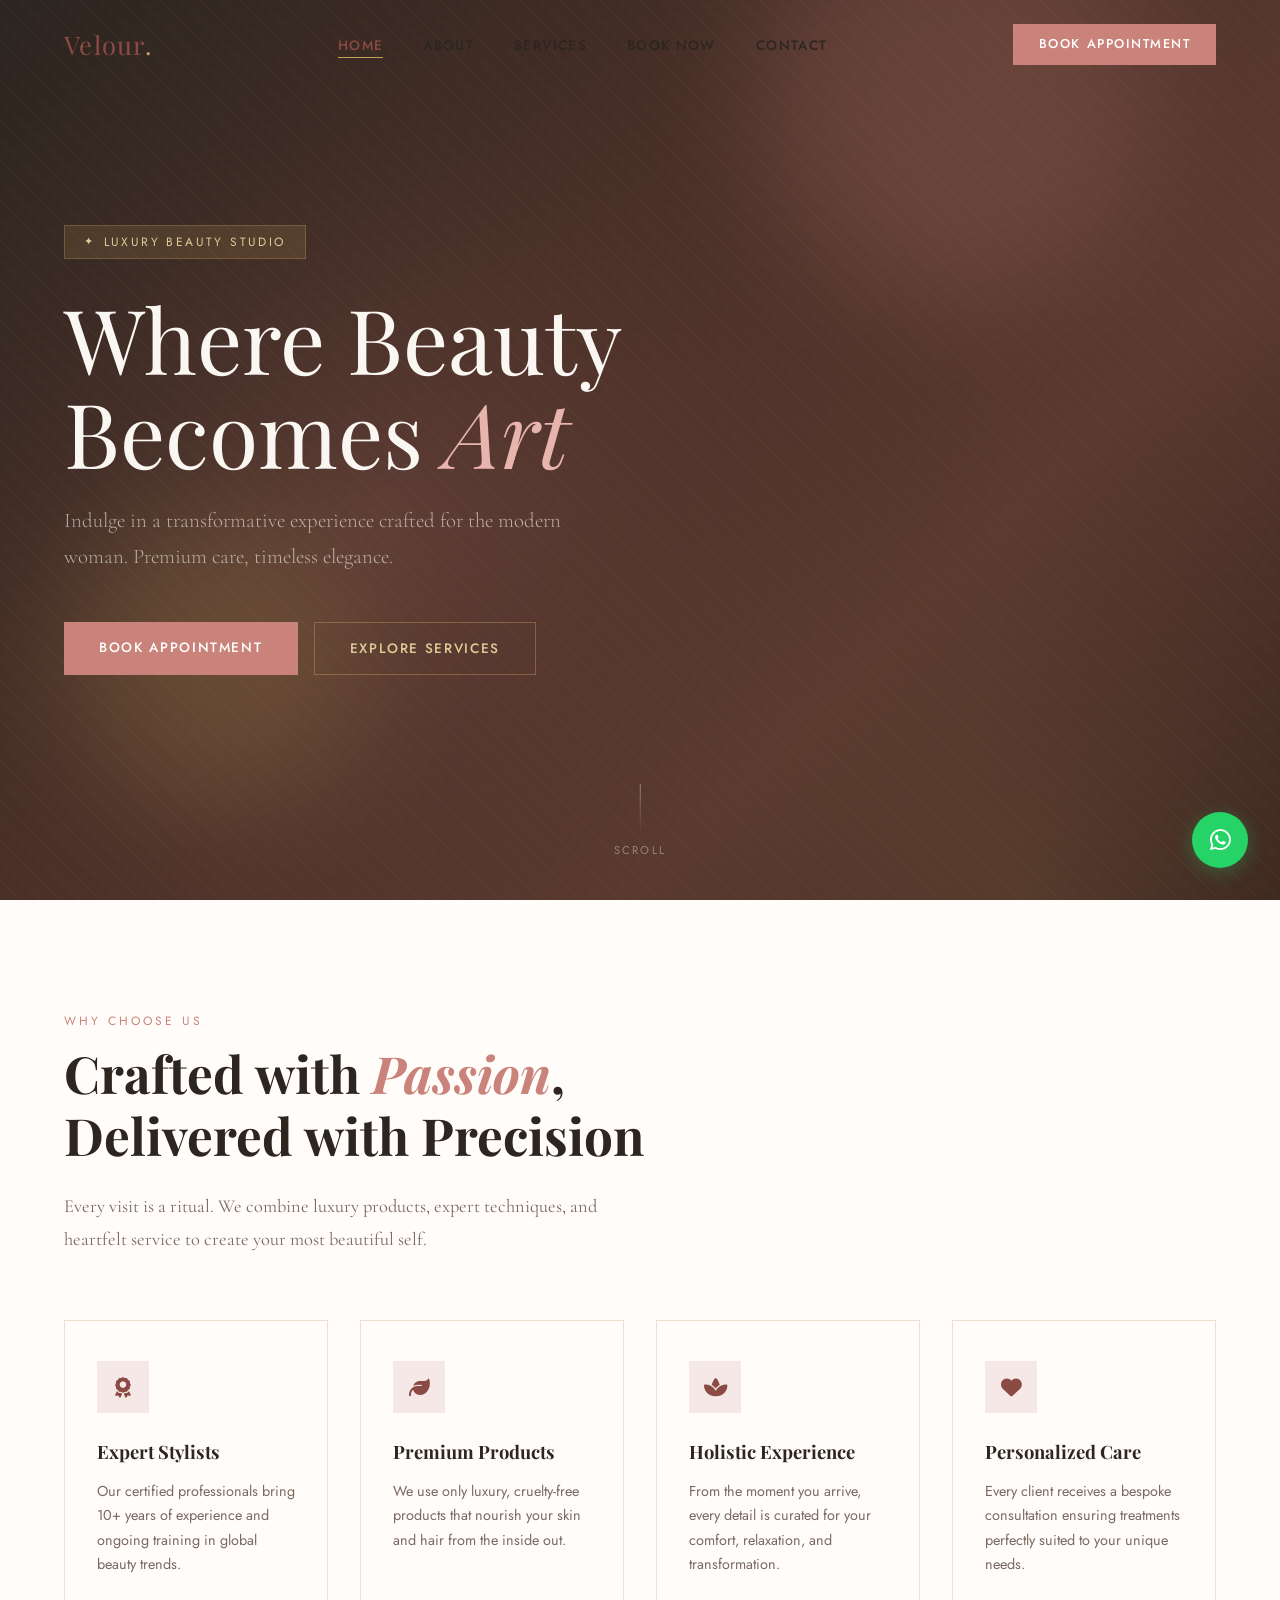
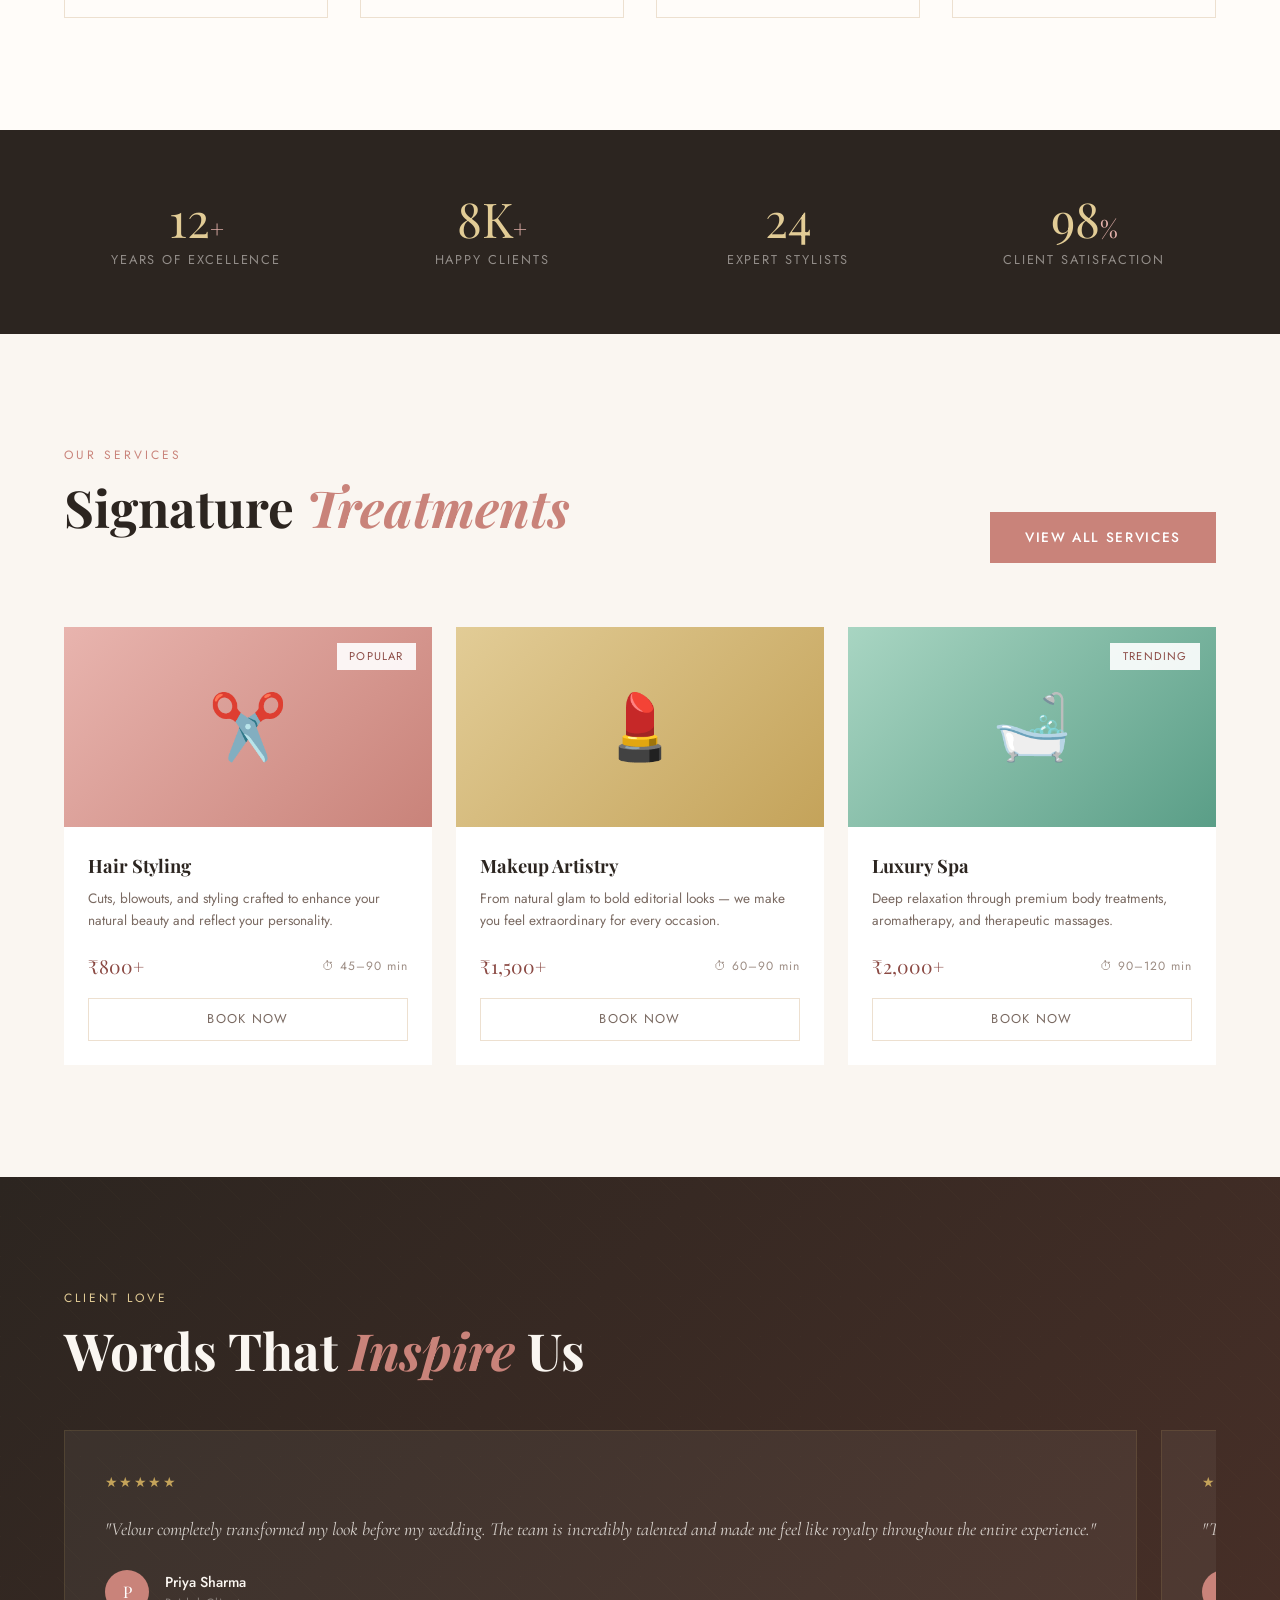
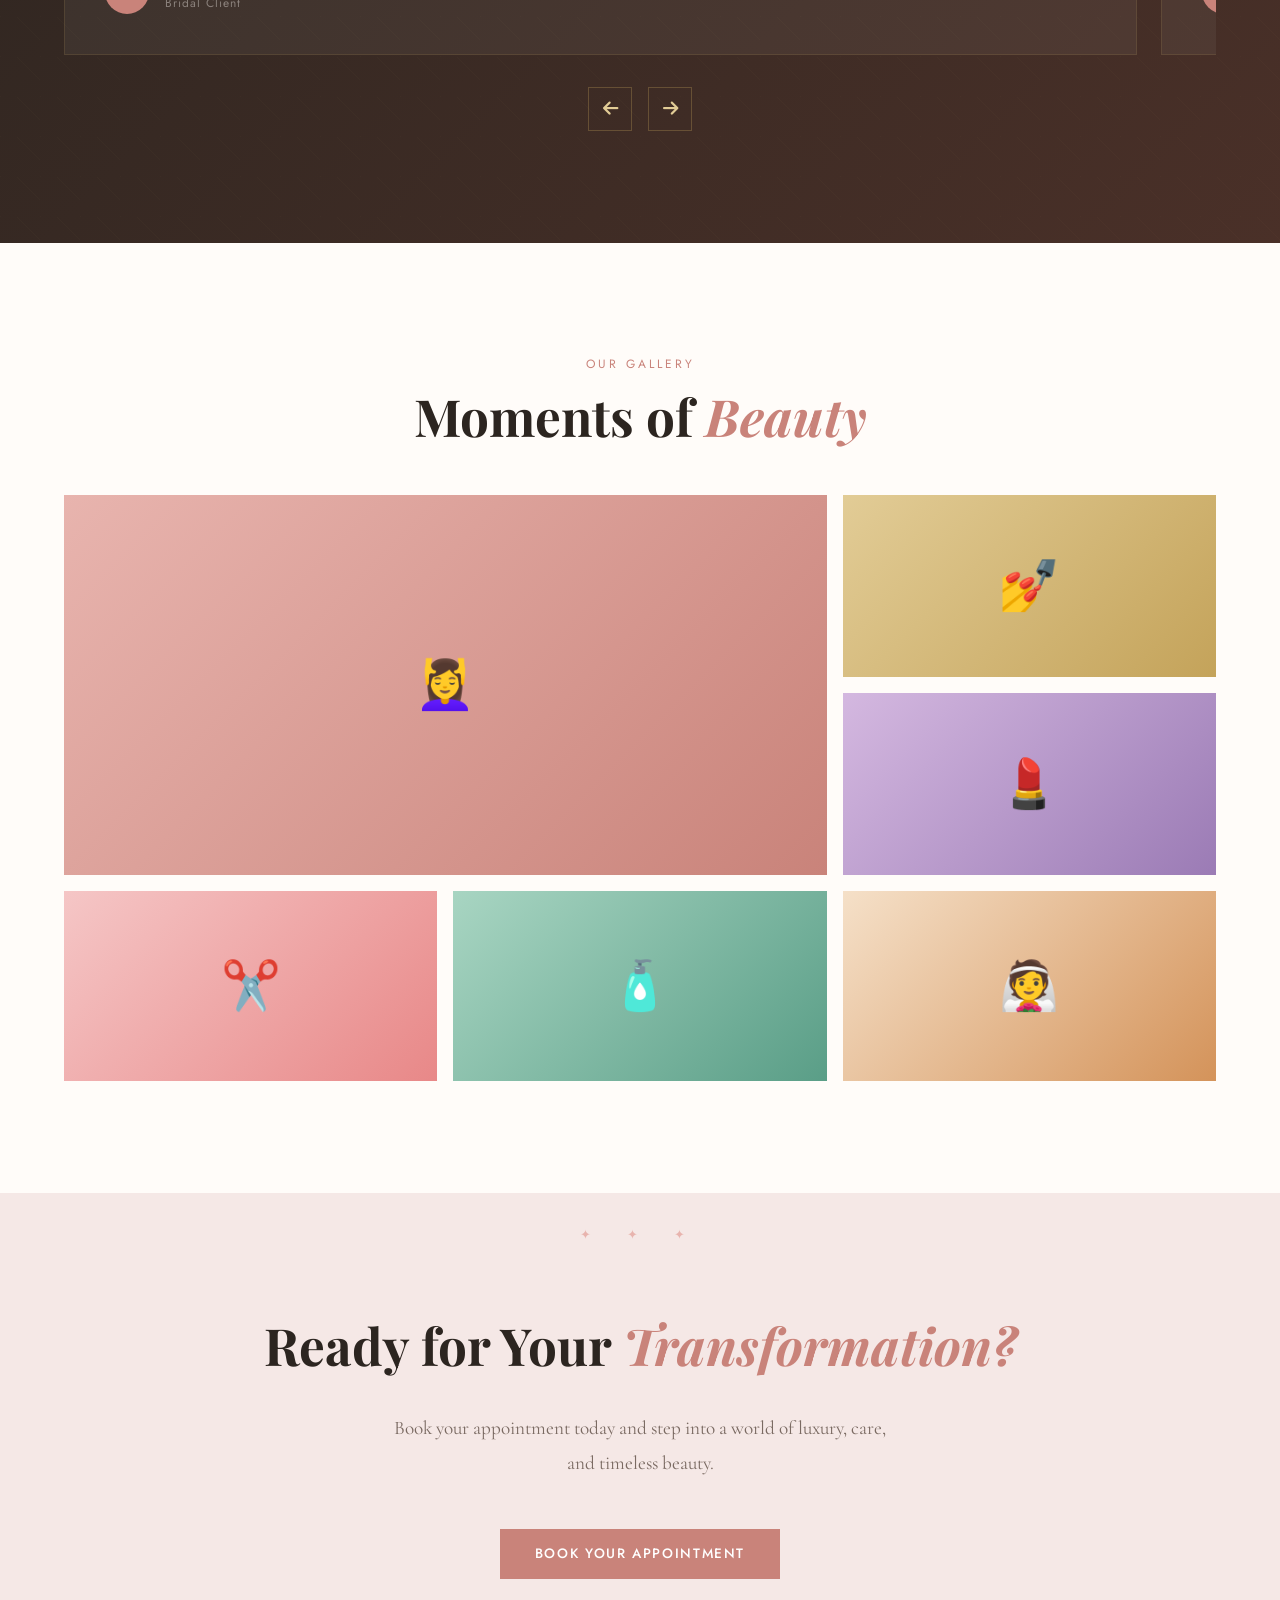
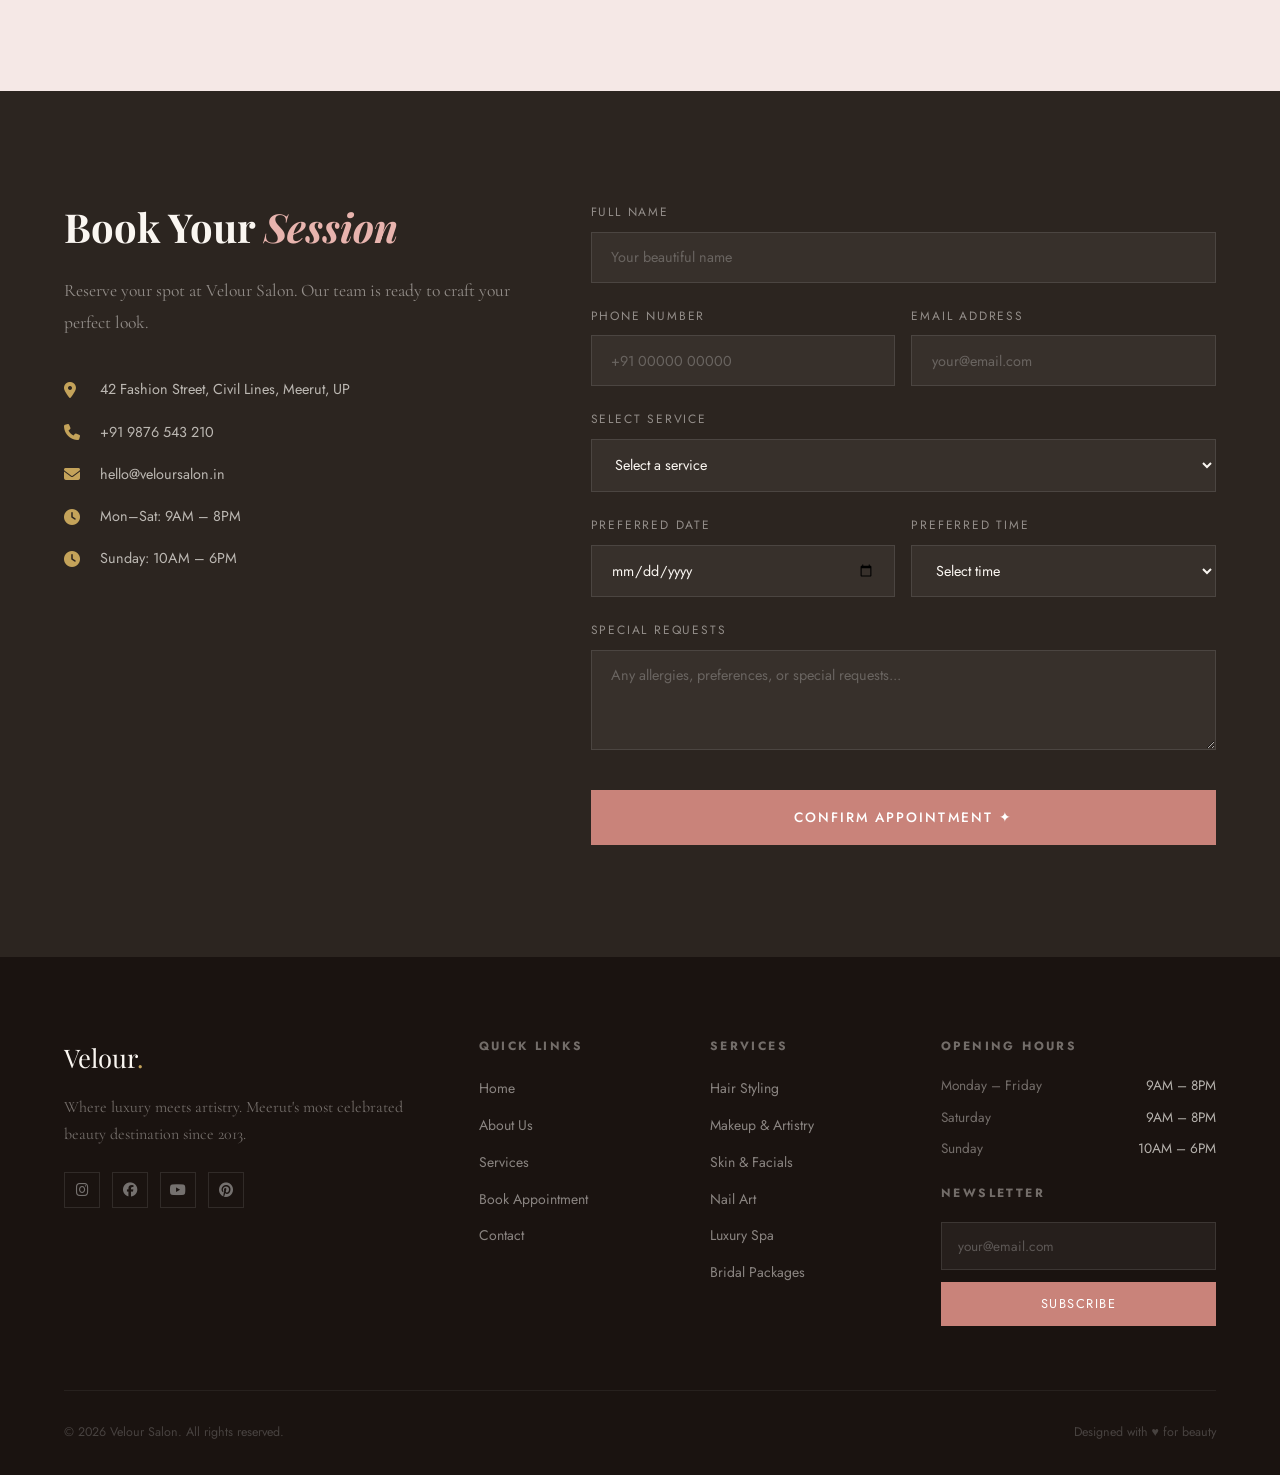
<file: index.html>
<!DOCTYPE html>
<html lang="en">
<head>
  <meta charset="UTF-8" />
  <meta name="viewport" content="width=device-width, initial-scale=1.0" />
  <meta name="description" content="Velour Salon — Luxury Beauty Studio in Meerut. Hair, Makeup, Spa, Nails, Bridal packages." />
  <meta name="keywords" content="salon, luxury salon, beauty studio, hair, makeup, spa, bridal, Meerut" />
  <title>Velour Salon — Luxury Beauty Studio</title>

  <!-- Fonts -->
  <link href="https://fonts.googleapis.com/css2?family=Playfair+Display:ital,wght@0,400;0,600;0,700;1,400;1,600&family=Cormorant+Garamond:ital,wght@0,300;0,400;0,500;1,300;1,400&family=Jost:wght@300;400;500;600&display=swap" rel="stylesheet" />
  <!-- Icons -->
  <link rel="stylesheet" href="https://cdnjs.cloudflare.com/ajax/libs/font-awesome/6.5.0/css/all.min.css" />
  <!-- Stylesheets -->
  <link rel="stylesheet" href="css/base.css" />
  <link rel="stylesheet" href="css/navbar.css" />
  <link rel="stylesheet" href="css/hero.css" />
  <link rel="stylesheet" href="css/sections.css" />
  <link rel="stylesheet" href="css/cards.css" />
  <link rel="stylesheet" href="css/footer.css" />
  <link rel="stylesheet" href="css/animations.css" />
  <link rel="stylesheet" href="css/responsive.css" />
</head>
<body>

  <!-- NAVBAR -->
  <nav id="navbar">
    <div class="nav-logo">Velour<span>.</span></div>
    <ul class="nav-links">
      <li><a href="index.html" class="active">Home</a></li>
      <li><a href="pages/about.html">About</a></li>
      <li><a href="pages/services.html">Services</a></li>
      <li><a href="#booking">Book Now</a></li>
      <li><a href="#contact">Contact</a></li>
    </ul>
    <a href="#booking" class="nav-cta">Book Appointment</a>
    <button class="hamburger" id="hamBtn" onclick="toggleMobile()" aria-label="Menu">
      <span></span><span></span><span></span>
    </button>
  </nav>

  <!-- MOBILE MENU -->
  <div class="mobile-menu" id="mobileMenu">
    <a href="index.html" onclick="toggleMobile()">Home</a>
    <a href="pages/about.html" onclick="toggleMobile()">About</a>
    <a href="pages/services.html" onclick="toggleMobile()">Services</a>
    <a href="#booking" onclick="toggleMobile()">Book Now</a>
    <a href="#contact" onclick="toggleMobile()">Contact</a>
  </div>

  <!-- HERO -->
  <section class="hero">
    <div class="hero-bg"></div>
    <div class="hero-pattern"></div>
    <div class="hero-orb hero-orb-1"></div>
    <div class="hero-orb hero-orb-2"></div>
    <div class="hero-content">
      <div class="hero-badge">Luxury Beauty Studio</div>
      <h1>Where Beauty<br>Becomes <em>Art</em></h1>
      <p class="hero-sub">Indulge in a transformative experience crafted for the modern woman. Premium care, timeless elegance.</p>
      <div class="hero-actions">
        <a href="#booking" class="btn-primary">Book Appointment</a>
        <a href="pages/services.html" class="btn-outline">Explore Services</a>
      </div>
    </div>
    <div class="hero-scroll">
      <div class="scroll-line"></div>
      Scroll
    </div>
  </section>

  <!-- WHY CHOOSE US -->
  <section class="section">
    <div class="fade-in">
      <p class="section-label">Why Choose Us</p>
      <h2 class="section-title">Crafted with <em>Passion</em>,<br>Delivered with Precision</h2>
      <p class="section-sub">Every visit is a ritual. We combine luxury products, expert techniques, and heartfelt service to create your most beautiful self.</p>
    </div>
    <div class="features-grid">
      <div class="feature-card fade-in">
        <div class="feature-icon"><i class="fas fa-award"></i></div>
        <h3>Expert Stylists</h3>
        <p>Our certified professionals bring 10+ years of experience and ongoing training in global beauty trends.</p>
      </div>
      <div class="feature-card fade-in">
        <div class="feature-icon"><i class="fas fa-leaf"></i></div>
        <h3>Premium Products</h3>
        <p>We use only luxury, cruelty-free products that nourish your skin and hair from the inside out.</p>
      </div>
      <div class="feature-card fade-in">
        <div class="feature-icon"><i class="fas fa-spa"></i></div>
        <h3>Holistic Experience</h3>
        <p>From the moment you arrive, every detail is curated for your comfort, relaxation, and transformation.</p>
      </div>
      <div class="feature-card fade-in">
        <div class="feature-icon"><i class="fas fa-heart"></i></div>
        <h3>Personalized Care</h3>
        <p>Every client receives a bespoke consultation ensuring treatments perfectly suited to your unique needs.</p>
      </div>
    </div>
  </section>

  <!-- STATS STRIP -->
  <div class="stats-strip">
    <div class="fade-in"><div class="stat-num">12<span class="stat-plus">+</span></div><div class="stat-label">Years of Excellence</div></div>
    <div class="fade-in"><div class="stat-num">8K<span class="stat-plus">+</span></div><div class="stat-label">Happy Clients</div></div>
    <div class="fade-in"><div class="stat-num">24</div><div class="stat-label">Expert Stylists</div></div>
    <div class="fade-in"><div class="stat-num">98<span class="stat-plus">%</span></div><div class="stat-label">Client Satisfaction</div></div>
  </div>

  <!-- SERVICES PREVIEW -->
  <section class="section services-bg">
    <div class="services-intro">
      <div class="fade-left">
        <p class="section-label">Our Services</p>
        <h2 class="section-title">Signature <em>Treatments</em></h2>
      </div>
      <a href="pages/services.html" class="btn-primary fade-right">View All Services</a>
    </div>
    <div class="services-grid">
      <div class="service-card fade-in">
        <div class="service-img s-hair"><div class="service-img-inner">✂️</div><div class="service-badge">Popular</div></div>
        <div class="service-body">
          <h3>Hair Styling</h3>
          <p>Cuts, blowouts, and styling crafted to enhance your natural beauty and reflect your personality.</p>
          <div class="service-meta"><span class="service-price">₹800+</span><span class="service-duration">⏱ 45–90 min</span></div>
          <a href="#booking" class="service-book">Book Now</a>
        </div>
      </div>
      <div class="service-card fade-in">
        <div class="service-img s-makeup"><div class="service-img-inner">💄</div></div>
        <div class="service-body">
          <h3>Makeup Artistry</h3>
          <p>From natural glam to bold editorial looks — we make you feel extraordinary for every occasion.</p>
          <div class="service-meta"><span class="service-price">₹1,500+</span><span class="service-duration">⏱ 60–90 min</span></div>
          <a href="#booking" class="service-book">Book Now</a>
        </div>
      </div>
      <div class="service-card fade-in">
        <div class="service-img s-spa"><div class="service-img-inner">🛁</div><div class="service-badge">Trending</div></div>
        <div class="service-body">
          <h3>Luxury Spa</h3>
          <p>Deep relaxation through premium body treatments, aromatherapy, and therapeutic massages.</p>
          <div class="service-meta"><span class="service-price">₹2,000+</span><span class="service-duration">⏱ 90–120 min</span></div>
          <a href="#booking" class="service-book">Book Now</a>
        </div>
      </div>
    </div>
  </section>

  <!-- TESTIMONIALS -->
  <section class="section testimonials-bg">
    <div class="testimonials-inner">
      <p class="section-label t-label fade-in">Client Love</p>
      <h2 class="section-title t-title fade-in">Words That <em>Inspire</em> Us</h2>
      <div class="testimonial-track">
        <div class="testimonial-slider" id="tSlider">
          <div class="testimonial-card"><div class="t-stars">★★★★★</div><p class="t-text">"Velour completely transformed my look before my wedding. The team is incredibly talented and made me feel like royalty throughout the entire experience."</p><div class="t-author"><div class="t-avatar">P</div><div><div class="t-name">Priya Sharma</div><div class="t-role">Bridal Client</div></div></div></div>
          <div class="testimonial-card"><div class="t-stars">★★★★★</div><p class="t-text">"The best facial I have ever had in my life. My skin has never felt this soft and glowing. I am now a loyal client and I visit every month without fail."</p><div class="t-author"><div class="t-avatar">A</div><div><div class="t-name">Ananya Gupta</div><div class="t-role">Skin Care Client</div></div></div></div>
          <div class="testimonial-card"><div class="t-stars">★★★★★</div><p class="t-text">"Absolutely stunning results for my hair color transformation. The stylist truly listened and delivered exactly what I envisioned — and then some."</p><div class="t-author"><div class="t-avatar">R</div><div><div class="t-name">Riya Malhotra</div><div class="t-role">Hair Color Client</div></div></div></div>
          <div class="testimonial-card"><div class="t-stars">★★★★★</div><p class="t-text">"The spa package was divine. Every therapist was professional and attentive. I left feeling completely rejuvenated. Will absolutely be back again."</p><div class="t-author"><div class="t-avatar">S</div><div><div class="t-name">Sneha Kapoor</div><div class="t-role">Spa Client</div></div></div></div>
        </div>
      </div>
      <div class="t-controls">
        <button class="t-btn" onclick="slideT(-1)"><i class="fas fa-arrow-left"></i></button>
        <button class="t-btn" onclick="slideT(1)"><i class="fas fa-arrow-right"></i></button>
      </div>
    </div>
  </section>

  <!-- GALLERY -->
  <section class="section">
    <div class="fade-in" style="text-align:center">
      <p class="section-label">Our Gallery</p>
      <h2 class="section-title">Moments of <em>Beauty</em></h2>
    </div>
    <div class="gallery-grid">
      <div class="gallery-item"><div class="gallery-inner g1">💆‍♀️</div><div class="gallery-overlay"><i class="fas fa-expand"></i></div></div>
      <div class="gallery-item"><div class="gallery-inner g2" style="min-height:180px">💅</div><div class="gallery-overlay"><i class="fas fa-expand"></i></div></div>
      <div class="gallery-item"><div class="gallery-inner g3" style="min-height:180px">💄</div><div class="gallery-overlay"><i class="fas fa-expand"></i></div></div>
      <div class="gallery-item"><div class="gallery-inner g4" style="min-height:190px">✂️</div><div class="gallery-overlay"><i class="fas fa-expand"></i></div></div>
      <div class="gallery-item"><div class="gallery-inner g5" style="min-height:190px">🧴</div><div class="gallery-overlay"><i class="fas fa-expand"></i></div></div>
      <div class="gallery-item"><div class="gallery-inner g6" style="min-height:190px">👰</div><div class="gallery-overlay"><i class="fas fa-expand"></i></div></div>
    </div>
  </section>

  <!-- CTA BANNER -->
  <section class="cta-section fade-in">
    <h2>Ready for Your <em>Transformation?</em></h2>
    <p>Book your appointment today and step into a world of luxury, care, and timeless beauty.</p>
    <a href="#booking" class="btn-primary">Book Your Appointment</a>
  </section>

  <!-- BOOKING FORM -->
  <section class="booking-section" id="booking">
    <div class="booking-grid">
      <div class="booking-info fade-left">
        <h2>Book Your <em>Session</em></h2>
        <p>Reserve your spot at Velour Salon. Our team is ready to craft your perfect look.</p>
        <div class="booking-detail"><i class="fas fa-map-marker-alt"></i> 42 Fashion Street, Civil Lines, Meerut, UP</div>
        <div class="booking-detail"><i class="fas fa-phone"></i> +91 9876 543 210</div>
        <div class="booking-detail"><i class="fas fa-envelope"></i> hello@veloursalon.in</div>
        <div class="booking-detail"><i class="fas fa-clock"></i> Mon–Sat: 9AM – 8PM</div>
        <div class="booking-detail"><i class="fas fa-clock"></i> Sunday: 10AM – 6PM</div>
      </div>
      <div class="fade-right">
        <div class="form-group"><label>Full Name</label><input type="text" placeholder="Your beautiful name" /></div>
        <div class="form-row">
          <div class="form-group"><label>Phone Number</label><input type="tel" placeholder="+91 00000 00000" /></div>
          <div class="form-group"><label>Email Address</label><input type="email" placeholder="your@email.com" /></div>
        </div>
        <div class="form-group"><label>Select Service</label>
          <select>
            <option>Select a service</option>
            <option>Hair Styling & Cut</option>
            <option>Hair Coloring</option>
            <option>Makeup Artistry</option>
            <option>Bridal Makeup Package</option>
            <option>Facial & Skin Treatment</option>
            <option>Luxury Spa Package</option>
            <option>Nail Art & Extensions</option>
            <option>Massage Therapy</option>
          </select>
        </div>
        <div class="form-row">
          <div class="form-group"><label>Preferred Date</label><input type="date" /></div>
          <div class="form-group"><label>Preferred Time</label>
            <select><option>Select time</option><option>9:00 AM</option><option>10:00 AM</option><option>11:00 AM</option><option>12:00 PM</option><option>2:00 PM</option><option>3:00 PM</option><option>4:00 PM</option><option>5:00 PM</option><option>6:00 PM</option></select>
          </div>
        </div>
        <div class="form-group"><label>Special Requests</label><textarea placeholder="Any allergies, preferences, or special requests..."></textarea></div>
        <button class="btn-submit" onclick="confirmBooking()">Confirm Appointment ✦</button>
      </div>
    </div>
  </section>

  <!-- FOOTER -->
  <footer id="contact">
    <div class="footer-grid">
      <div>
        <div class="footer-brand">Velour<span>.</span></div>
        <p class="footer-tagline">Where luxury meets artistry. Meerut's most celebrated beauty destination since 2013.</p>
        <div class="footer-social">
          <a href="#" aria-label="Instagram"><i class="fab fa-instagram"></i></a>
          <a href="#" aria-label="Facebook"><i class="fab fa-facebook"></i></a>
          <a href="#" aria-label="YouTube"><i class="fab fa-youtube"></i></a>
          <a href="#" aria-label="Pinterest"><i class="fab fa-pinterest"></i></a>
        </div>
      </div>
      <div class="footer-col">
        <h4>Quick Links</h4>
        <ul>
          <li><a href="index.html">Home</a></li>
          <li><a href="pages/about.html">About Us</a></li>
          <li><a href="pages/services.html">Services</a></li>
          <li><a href="#booking">Book Appointment</a></li>
          <li><a href="#contact">Contact</a></li>
        </ul>
      </div>
      <div class="footer-col">
        <h4>Services</h4>
        <ul>
          <li><a href="pages/services.html">Hair Styling</a></li>
          <li><a href="pages/services.html">Makeup & Artistry</a></li>
          <li><a href="pages/services.html">Skin & Facials</a></li>
          <li><a href="pages/services.html">Nail Art</a></li>
          <li><a href="pages/services.html">Luxury Spa</a></li>
          <li><a href="pages/services.html">Bridal Packages</a></li>
        </ul>
      </div>
      <div class="footer-col">
        <h4>Opening Hours</h4>
        <div class="hours-row"><span class="day">Monday – Friday</span><span class="time">9AM – 8PM</span></div>
        <div class="hours-row"><span class="day">Saturday</span><span class="time">9AM – 8PM</span></div>
        <div class="hours-row"><span class="day">Sunday</span><span class="time">10AM – 6PM</span></div>
        <div style="margin-top:1.5rem">
          <h4>Newsletter</h4>
          <div class="newsletter" style="margin-top:.75rem">
            <input type="email" placeholder="your@email.com" />
            <button>Subscribe</button>
          </div>
        </div>
      </div>
    </div>
    <div class="footer-bottom">
      <span>© 2026 Velour Salon. All rights reserved.</span>
      <span>Designed with ♥ for beauty</span>
    </div>
  </footer>

  <!-- FLOATING BUTTONS -->
  <a href="https://wa.me/919876543210" class="whatsapp-btn" target="_blank" aria-label="WhatsApp"><i class="fab fa-whatsapp"></i></a>
  <button class="back-top" id="backTop" onclick="window.scrollTo({top:0,behavior:'smooth'})" aria-label="Back to top"><i class="fas fa-chevron-up"></i></button>

  <!-- JS -->
  <script src="js/navbar.js"></script>
  <script src="js/animations.js"></script>
  <script src="js/slider.js"></script>
  <script src="js/booking.js"></script>
</body>
</html>
</file>
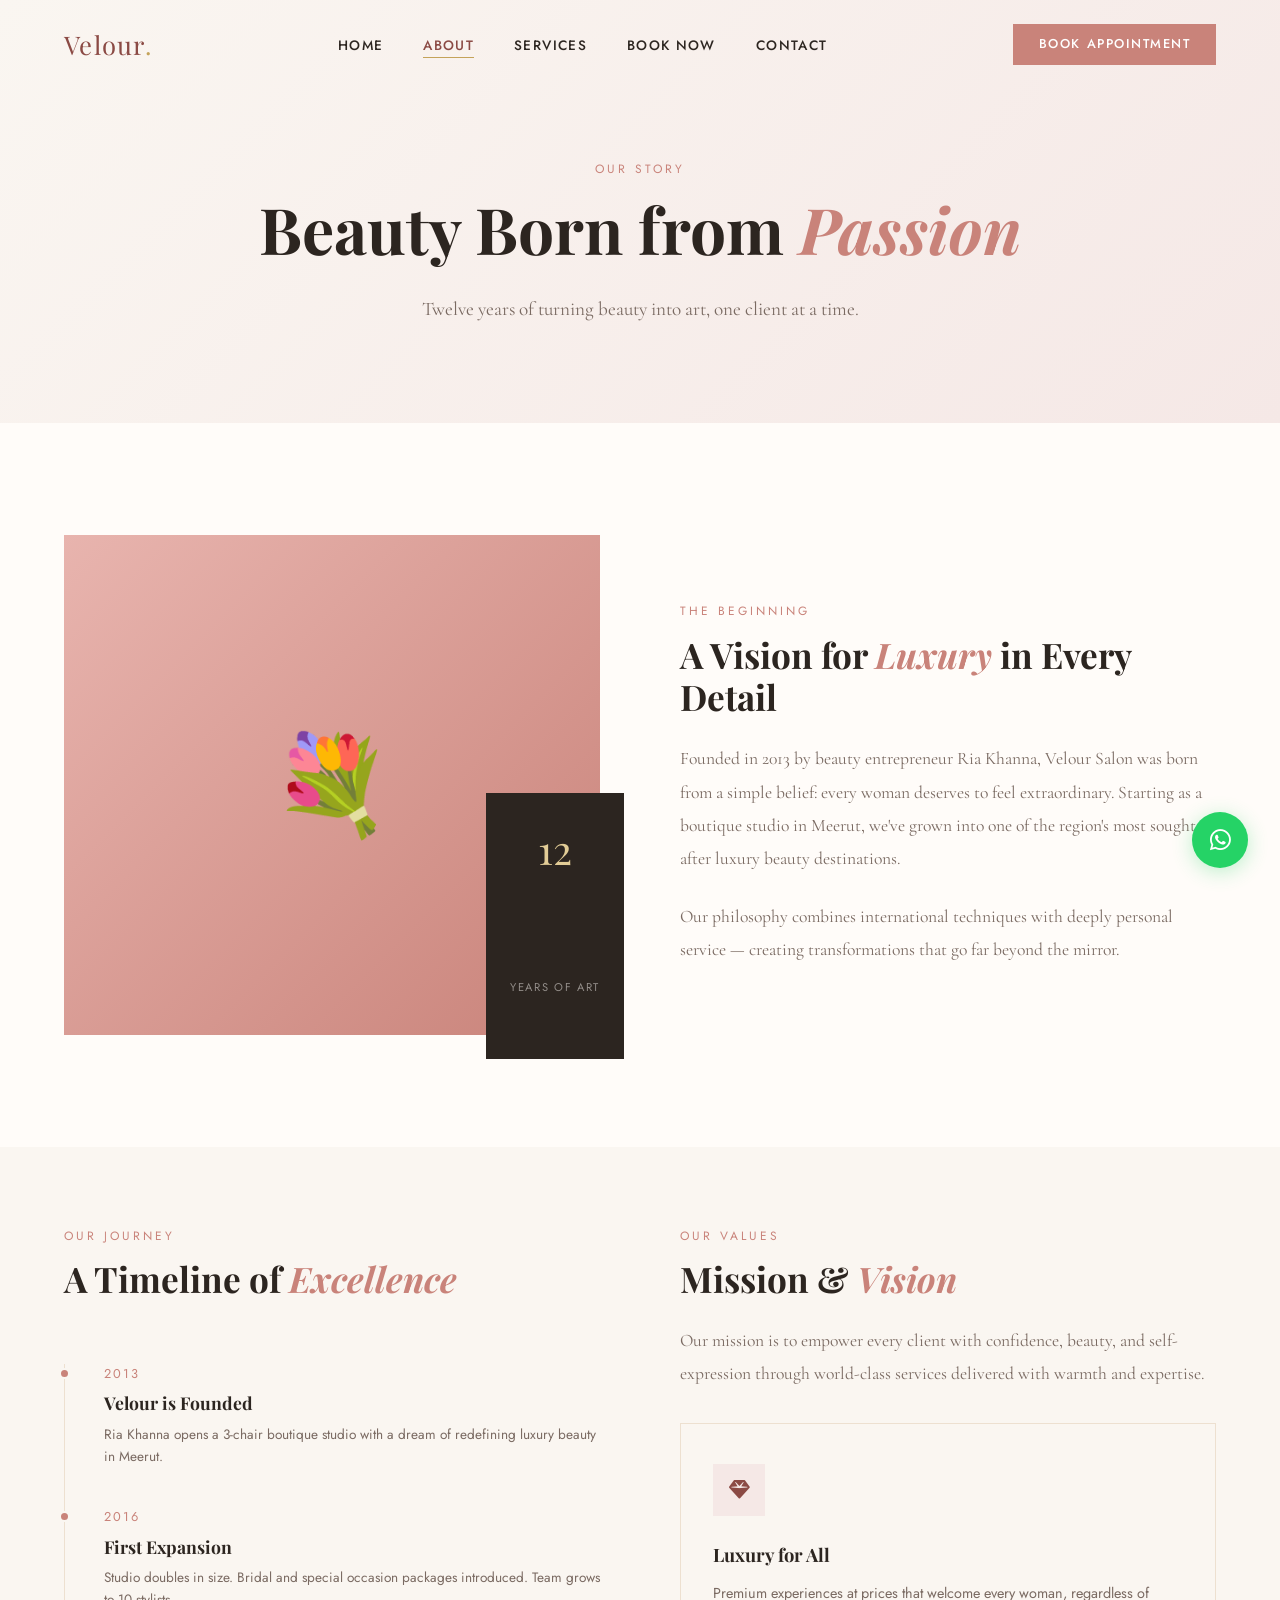
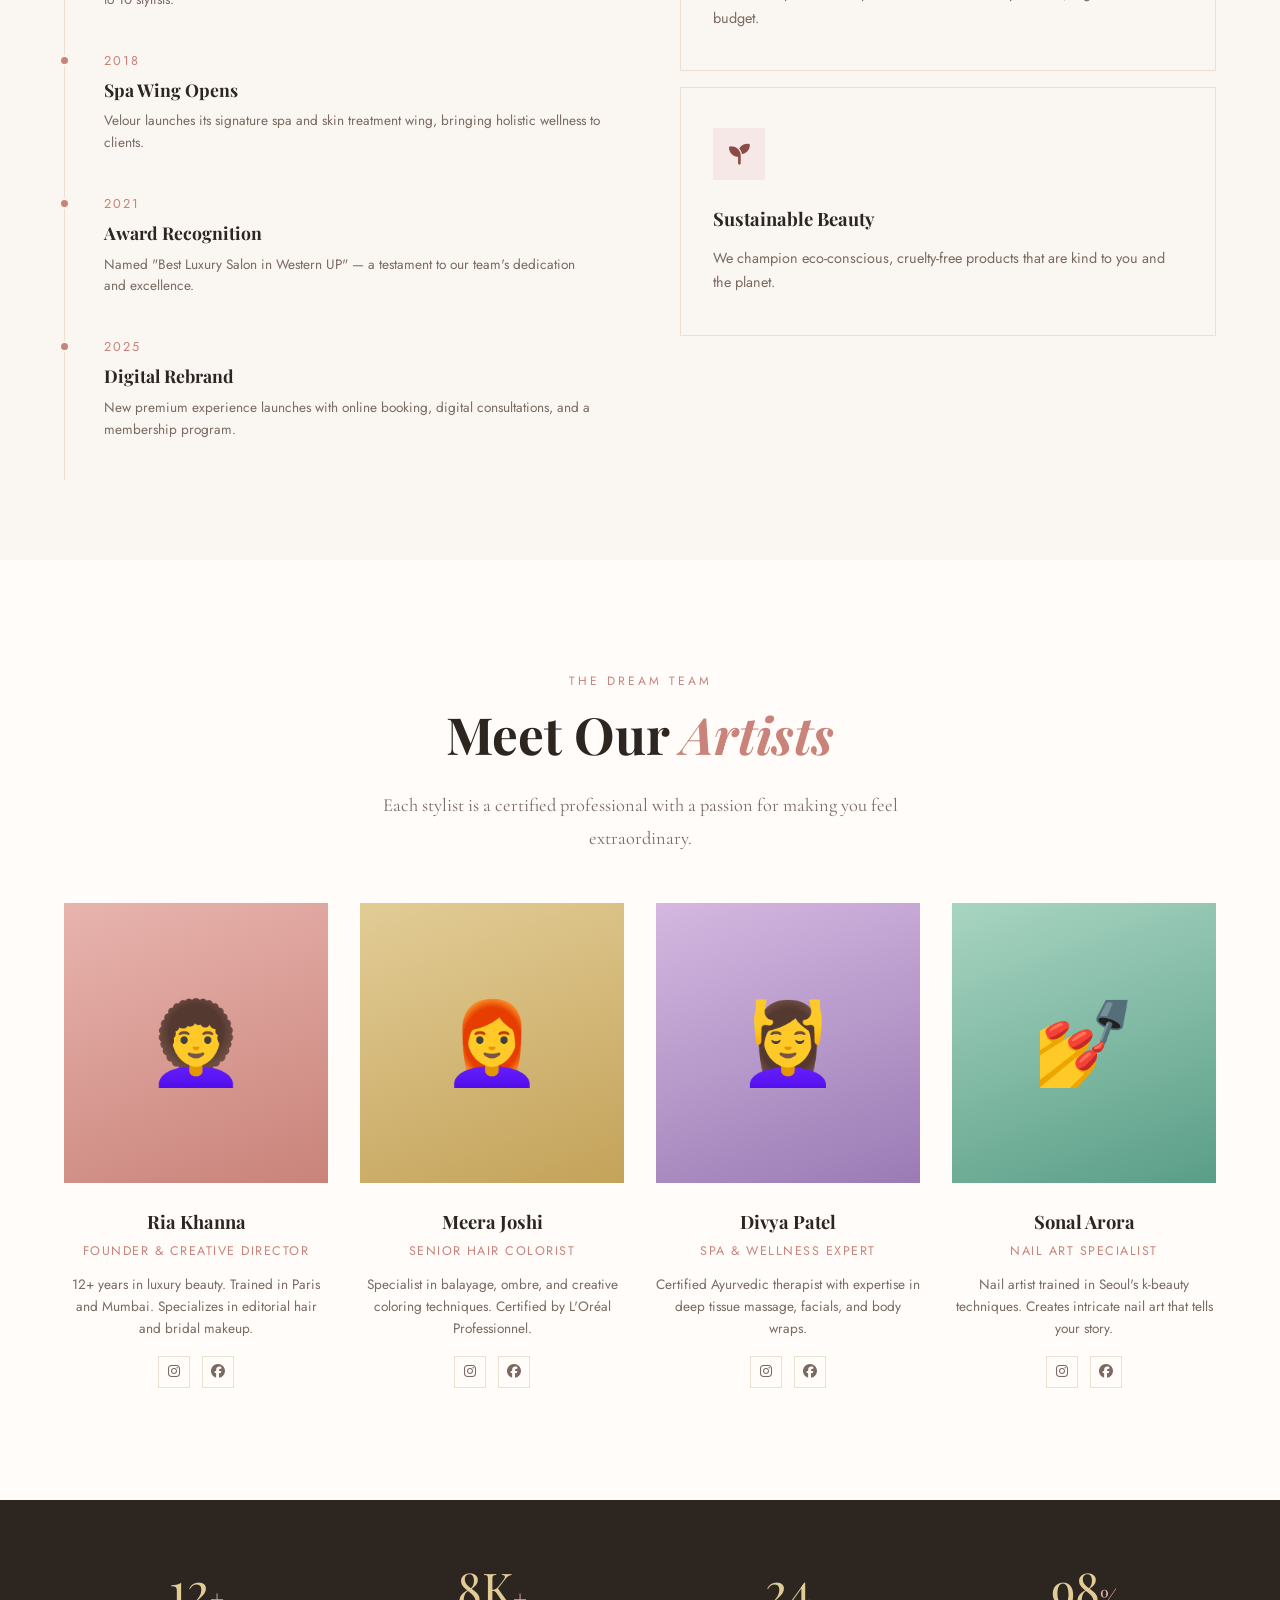
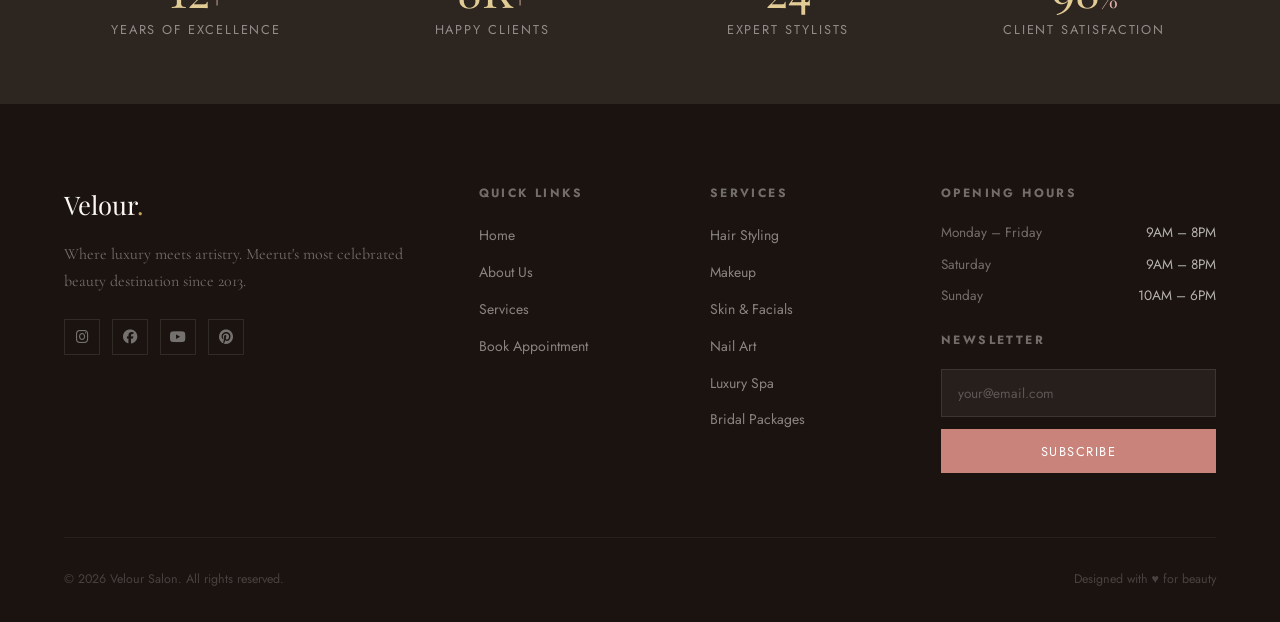
<file: pages/about.html>
<!DOCTYPE html>
<html lang="en">
<head>
  <meta charset="UTF-8" />
  <meta name="viewport" content="width=device-width, initial-scale=1.0" />
  <meta name="description" content="About Velour Salon — Our story, team, and mission." />
  <title>About Us — Velour Salon</title>
  <link href="https://fonts.googleapis.com/css2?family=Playfair+Display:ital,wght@0,400;0,600;0,700;1,400;1,600&family=Cormorant+Garamond:ital,wght@0,300;0,400;0,500;1,300;1,400&family=Jost:wght@300;400;500;600&display=swap" rel="stylesheet" />
  <link rel="stylesheet" href="https://cdnjs.cloudflare.com/ajax/libs/font-awesome/6.5.0/css/all.min.css" />
  <link rel="stylesheet" href="../css/base.css" />
  <link rel="stylesheet" href="../css/navbar.css" />
  <link rel="stylesheet" href="../css/sections.css" />
  <link rel="stylesheet" href="../css/cards.css" />
  <link rel="stylesheet" href="../css/footer.css" />
  <link rel="stylesheet" href="../css/animations.css" />
  <link rel="stylesheet" href="../css/responsive.css" />
</head>
<body>

  <nav id="navbar">
    <div class="nav-logo">Velour<span>.</span></div>
    <ul class="nav-links">
      <li><a href="../index.html">Home</a></li>
      <li><a href="about.html" class="active">About</a></li>
      <li><a href="services.html">Services</a></li>
      <li><a href="../index.html#booking">Book Now</a></li>
      <li><a href="../index.html#contact">Contact</a></li>
    </ul>
    <a href="../index.html#booking" class="nav-cta">Book Appointment</a>
    <button class="hamburger" id="hamBtn" onclick="toggleMobile()" aria-label="Menu">
      <span></span><span></span><span></span>
    </button>
  </nav>

  <div class="mobile-menu" id="mobileMenu">
    <a href="../index.html" onclick="toggleMobile()">Home</a>
    <a href="about.html" onclick="toggleMobile()">About</a>
    <a href="services.html" onclick="toggleMobile()">Services</a>
    <a href="../index.html#booking" onclick="toggleMobile()">Book Now</a>
    <a href="../index.html#contact" onclick="toggleMobile()">Contact</a>
  </div>

  <!-- PAGE HERO -->
  <div class="about-hero">
    <p class="section-label fade-in">Our Story</p>
    <h1 class="section-title fade-in" style="text-align:center;font-size:clamp(2.5rem,5vw,4rem)">Beauty Born from <em>Passion</em></h1>
    <p class="section-sub fade-in" style="text-align:center;margin:0 auto;font-size:1.2rem">Twelve years of turning beauty into art, one client at a time.</p>
  </div>

  <!-- STORY SECTION -->
  <section class="section">
    <div class="about-story">
      <div class="story-visual fade-left">
        💐
        <div class="story-badge-float">
          <span class="num">12</span>
          <span class="lbl">Years of Art</span>
        </div>
      </div>
      <div class="fade-right">
        <p class="section-label">The Beginning</p>
        <h2 class="section-title" style="font-size:2.2rem">A Vision for <em>Luxury</em> in Every Detail</h2>
        <p style="color:var(--text-light);font-family:'Cormorant Garamond',serif;font-size:1.1rem;line-height:1.9;margin-bottom:1.5rem">Founded in 2013 by beauty entrepreneur Ria Khanna, Velour Salon was born from a simple belief: every woman deserves to feel extraordinary. Starting as a boutique studio in Meerut, we've grown into one of the region's most sought-after luxury beauty destinations.</p>
        <p style="color:var(--text-light);font-family:'Cormorant Garamond',serif;font-size:1.1rem;line-height:1.9">Our philosophy combines international techniques with deeply personal service — creating transformations that go far beyond the mirror.</p>
      </div>
    </div>
  </section>

  <!-- TIMELINE + MISSION -->
  <section class="section" style="background:var(--cream);padding-top:5rem;padding-bottom:5rem">
    <div class="two-col-grid">
      <div class="fade-left">
        <p class="section-label">Our Journey</p>
        <h2 class="section-title" style="font-size:2.2rem">A Timeline of <em>Excellence</em></h2>
        <div class="timeline">
          <div class="tl-item"><div class="tl-year">2013</div><h4>Velour is Founded</h4><p>Ria Khanna opens a 3-chair boutique studio with a dream of redefining luxury beauty in Meerut.</p></div>
          <div class="tl-item"><div class="tl-year">2016</div><h4>First Expansion</h4><p>Studio doubles in size. Bridal and special occasion packages introduced. Team grows to 10 stylists.</p></div>
          <div class="tl-item"><div class="tl-year">2018</div><h4>Spa Wing Opens</h4><p>Velour launches its signature spa and skin treatment wing, bringing holistic wellness to clients.</p></div>
          <div class="tl-item"><div class="tl-year">2021</div><h4>Award Recognition</h4><p>Named "Best Luxury Salon in Western UP" — a testament to our team's dedication and excellence.</p></div>
          <div class="tl-item"><div class="tl-year">2025</div><h4>Digital Rebrand</h4><p>New premium experience launches with online booking, digital consultations, and a membership program.</p></div>
        </div>
      </div>
      <div class="fade-right">
        <p class="section-label">Our Values</p>
        <h2 class="section-title" style="font-size:2.2rem">Mission & <em>Vision</em></h2>
        <p style="color:var(--text-light);font-family:'Cormorant Garamond',serif;font-size:1.1rem;line-height:1.9;margin-bottom:2rem">Our mission is to empower every client with confidence, beauty, and self-expression through world-class services delivered with warmth and expertise.</p>
        <div class="feature-card" style="margin-bottom:1rem"><div class="feature-icon"><i class="fas fa-gem"></i></div><h3>Luxury for All</h3><p>Premium experiences at prices that welcome every woman, regardless of budget.</p></div>
        <div class="feature-card"><div class="feature-icon"><i class="fas fa-seedling"></i></div><h3>Sustainable Beauty</h3><p>We champion eco-conscious, cruelty-free products that are kind to you and the planet.</p></div>
      </div>
    </div>
  </section>

  <!-- TEAM -->
  <section class="section">
    <div style="text-align:center" class="fade-in">
      <p class="section-label">The Dream Team</p>
      <h2 class="section-title">Meet Our <em>Artists</em></h2>
      <p class="section-sub" style="margin:0 auto;text-align:center">Each stylist is a certified professional with a passion for making you feel extraordinary.</p>
    </div>
    <div class="team-grid">
      <div class="team-card fade-in">
        <div class="team-img"><div class="team-img-inner t1">👩‍🦱</div></div>
        <h3>Ria Khanna</h3>
        <div class="team-role">Founder & Creative Director</div>
        <p>12+ years in luxury beauty. Trained in Paris and Mumbai. Specializes in editorial hair and bridal makeup.</p>
        <div class="team-social"><a href="#" aria-label="Instagram"><i class="fab fa-instagram"></i></a><a href="#" aria-label="Facebook"><i class="fab fa-facebook"></i></a></div>
      </div>
      <div class="team-card fade-in">
        <div class="team-img"><div class="team-img-inner t2">👩‍🦰</div></div>
        <h3>Meera Joshi</h3>
        <div class="team-role">Senior Hair Colorist</div>
        <p>Specialist in balayage, ombre, and creative coloring techniques. Certified by L'Oréal Professionnel.</p>
        <div class="team-social"><a href="#" aria-label="Instagram"><i class="fab fa-instagram"></i></a><a href="#" aria-label="Facebook"><i class="fab fa-facebook"></i></a></div>
      </div>
      <div class="team-card fade-in">
        <div class="team-img"><div class="team-img-inner t3">💆‍♀️</div></div>
        <h3>Divya Patel</h3>
        <div class="team-role">Spa & Wellness Expert</div>
        <p>Certified Ayurvedic therapist with expertise in deep tissue massage, facials, and body wraps.</p>
        <div class="team-social"><a href="#" aria-label="Instagram"><i class="fab fa-instagram"></i></a><a href="#" aria-label="Facebook"><i class="fab fa-facebook"></i></a></div>
      </div>
      <div class="team-card fade-in">
        <div class="team-img"><div class="team-img-inner t4">💅</div></div>
        <h3>Sonal Arora</h3>
        <div class="team-role">Nail Art Specialist</div>
        <p>Nail artist trained in Seoul's k-beauty techniques. Creates intricate nail art that tells your story.</p>
        <div class="team-social"><a href="#" aria-label="Instagram"><i class="fab fa-instagram"></i></a><a href="#" aria-label="Facebook"><i class="fab fa-facebook"></i></a></div>
      </div>
    </div>
  </section>

  <!-- STATS -->
  <div class="stats-strip">
    <div class="fade-in"><div class="stat-num">12<span class="stat-plus">+</span></div><div class="stat-label">Years of Excellence</div></div>
    <div class="fade-in"><div class="stat-num">8K<span class="stat-plus">+</span></div><div class="stat-label">Happy Clients</div></div>
    <div class="fade-in"><div class="stat-num">24</div><div class="stat-label">Expert Stylists</div></div>
    <div class="fade-in"><div class="stat-num">98<span class="stat-plus">%</span></div><div class="stat-label">Client Satisfaction</div></div>
  </div>

  <!-- FOOTER -->
  <footer id="contact">
    <div class="footer-grid">
      <div>
        <div class="footer-brand">Velour<span>.</span></div>
        <p class="footer-tagline">Where luxury meets artistry. Meerut's most celebrated beauty destination since 2013.</p>
        <div class="footer-social">
          <a href="#" aria-label="Instagram"><i class="fab fa-instagram"></i></a>
          <a href="#" aria-label="Facebook"><i class="fab fa-facebook"></i></a>
          <a href="#" aria-label="YouTube"><i class="fab fa-youtube"></i></a>
          <a href="#" aria-label="Pinterest"><i class="fab fa-pinterest"></i></a>
        </div>
      </div>
      <div class="footer-col"><h4>Quick Links</h4><ul><li><a href="../index.html">Home</a></li><li><a href="about.html">About Us</a></li><li><a href="services.html">Services</a></li><li><a href="../index.html#booking">Book Appointment</a></li></ul></div>
      <div class="footer-col"><h4>Services</h4><ul><li><a href="services.html">Hair Styling</a></li><li><a href="services.html">Makeup</a></li><li><a href="services.html">Skin & Facials</a></li><li><a href="services.html">Nail Art</a></li><li><a href="services.html">Luxury Spa</a></li><li><a href="services.html">Bridal Packages</a></li></ul></div>
      <div class="footer-col">
        <h4>Opening Hours</h4>
        <div class="hours-row"><span class="day">Monday – Friday</span><span class="time">9AM – 8PM</span></div>
        <div class="hours-row"><span class="day">Saturday</span><span class="time">9AM – 8PM</span></div>
        <div class="hours-row"><span class="day">Sunday</span><span class="time">10AM – 6PM</span></div>
        <div style="margin-top:1.5rem"><h4>Newsletter</h4><div class="newsletter" style="margin-top:.75rem"><input type="email" placeholder="your@email.com" /><button>Subscribe</button></div></div>
      </div>
    </div>
    <div class="footer-bottom"><span>© 2026 Velour Salon. All rights reserved.</span><span>Designed with ♥ for beauty</span></div>
  </footer>

  <a href="https://wa.me/919876543210" class="whatsapp-btn" target="_blank" aria-label="WhatsApp"><i class="fab fa-whatsapp"></i></a>
  <button class="back-top" id="backTop" onclick="window.scrollTo({top:0,behavior:'smooth'})" aria-label="Back to top"><i class="fas fa-chevron-up"></i></button>

  <script src="../js/navbar.js"></script>
  <script src="../js/animations.js"></script>
</body>
</html>
</file>
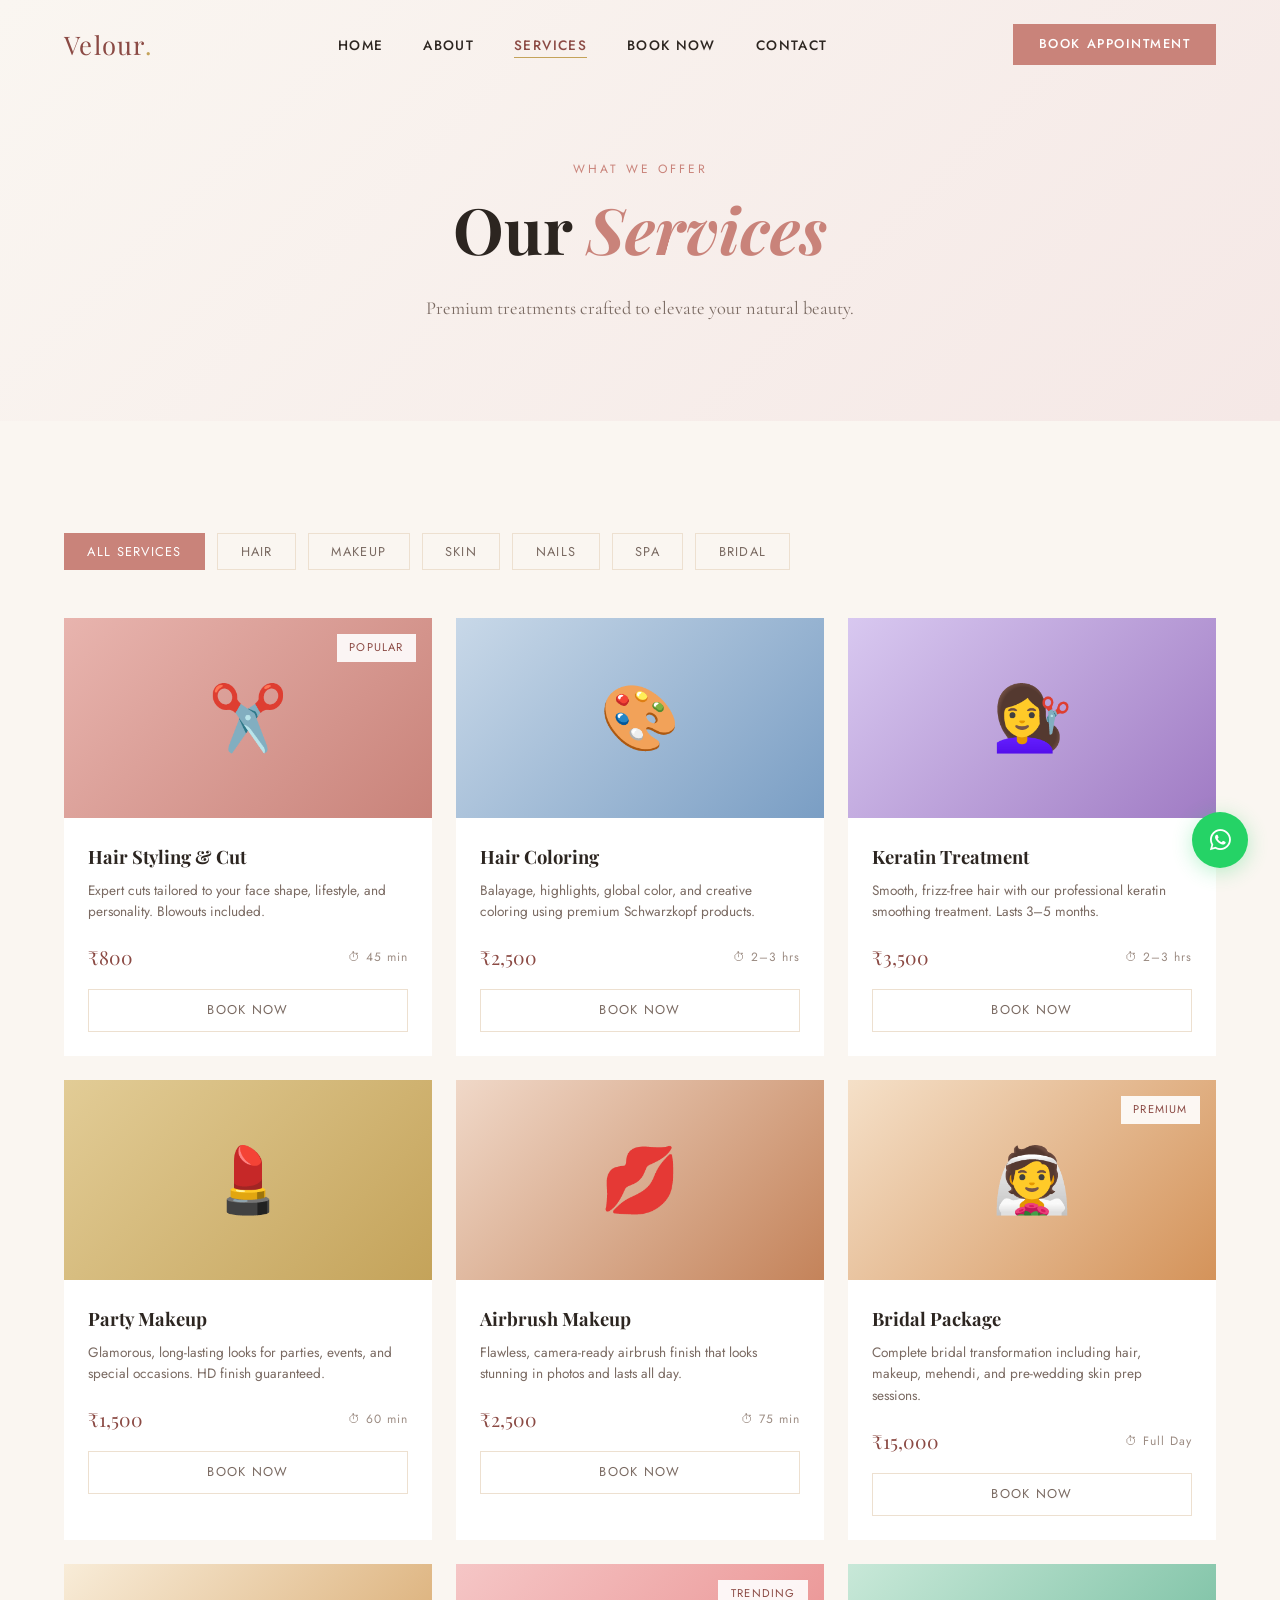
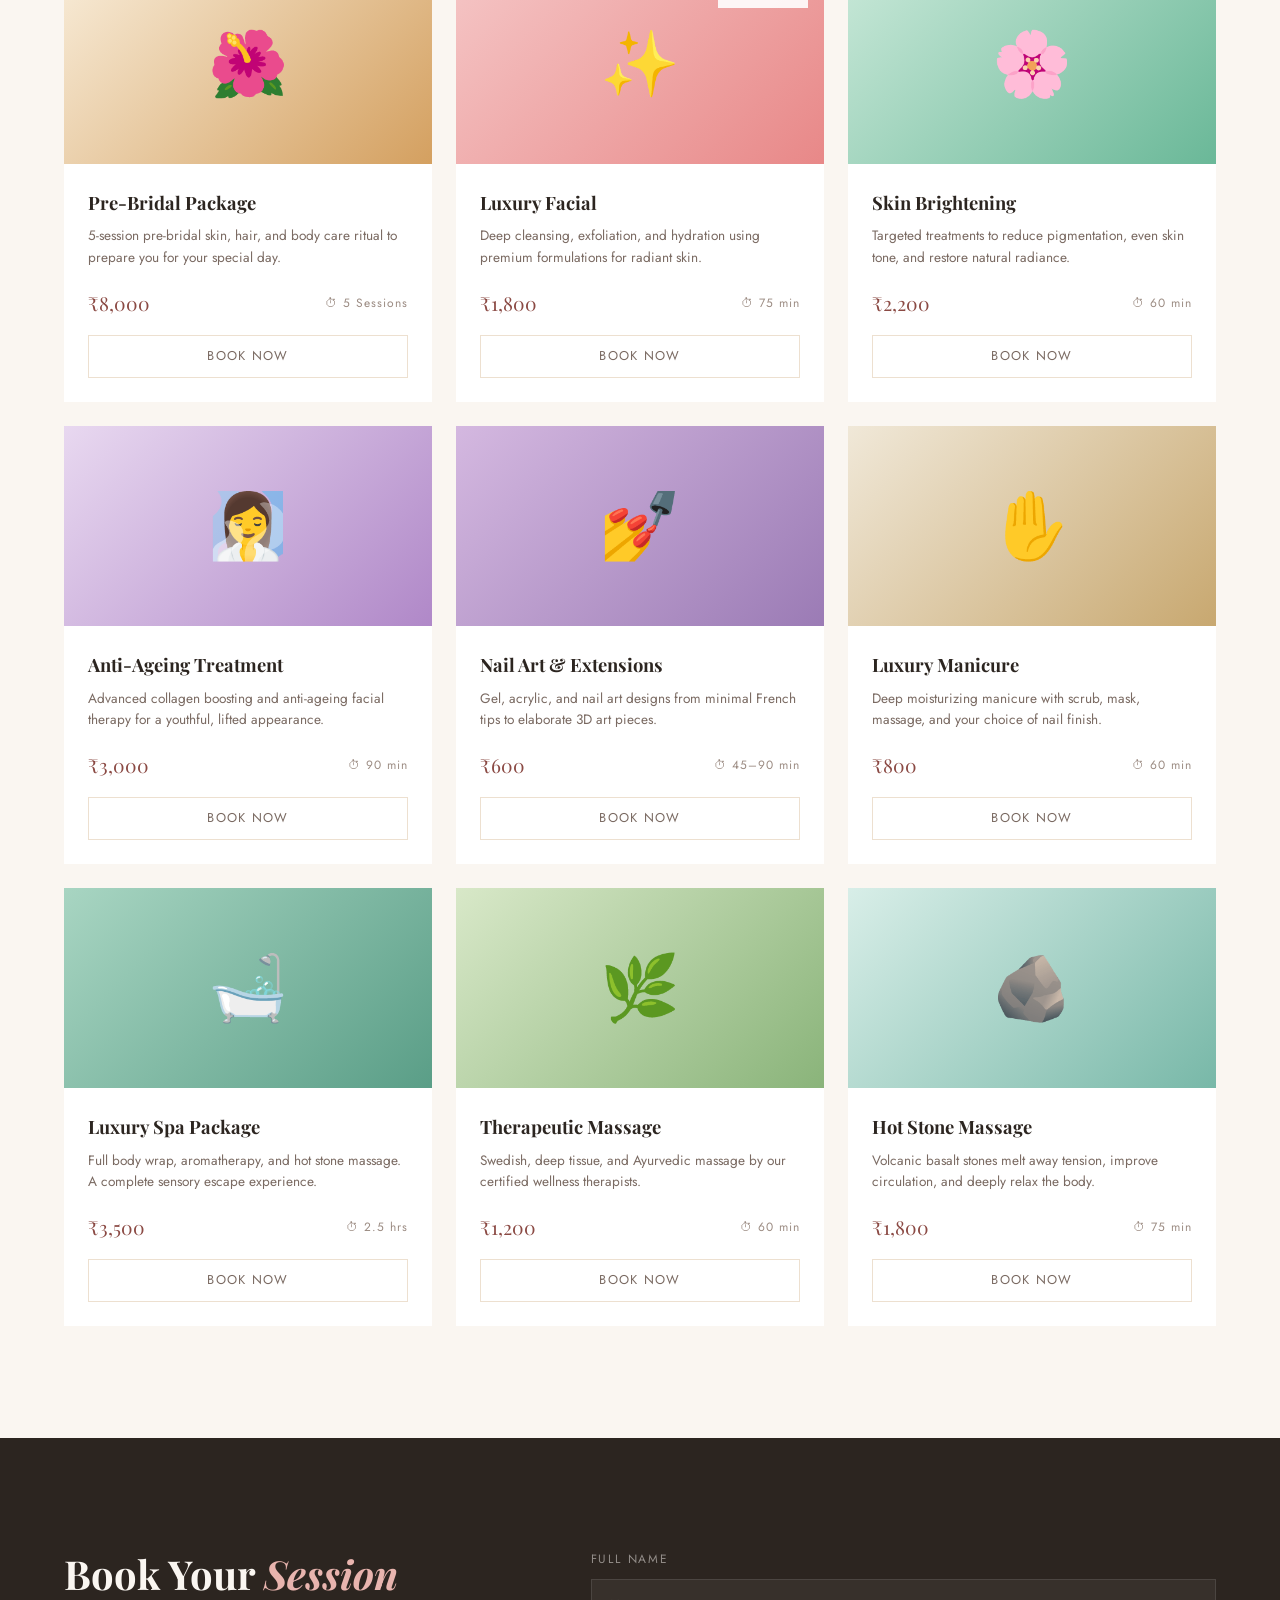
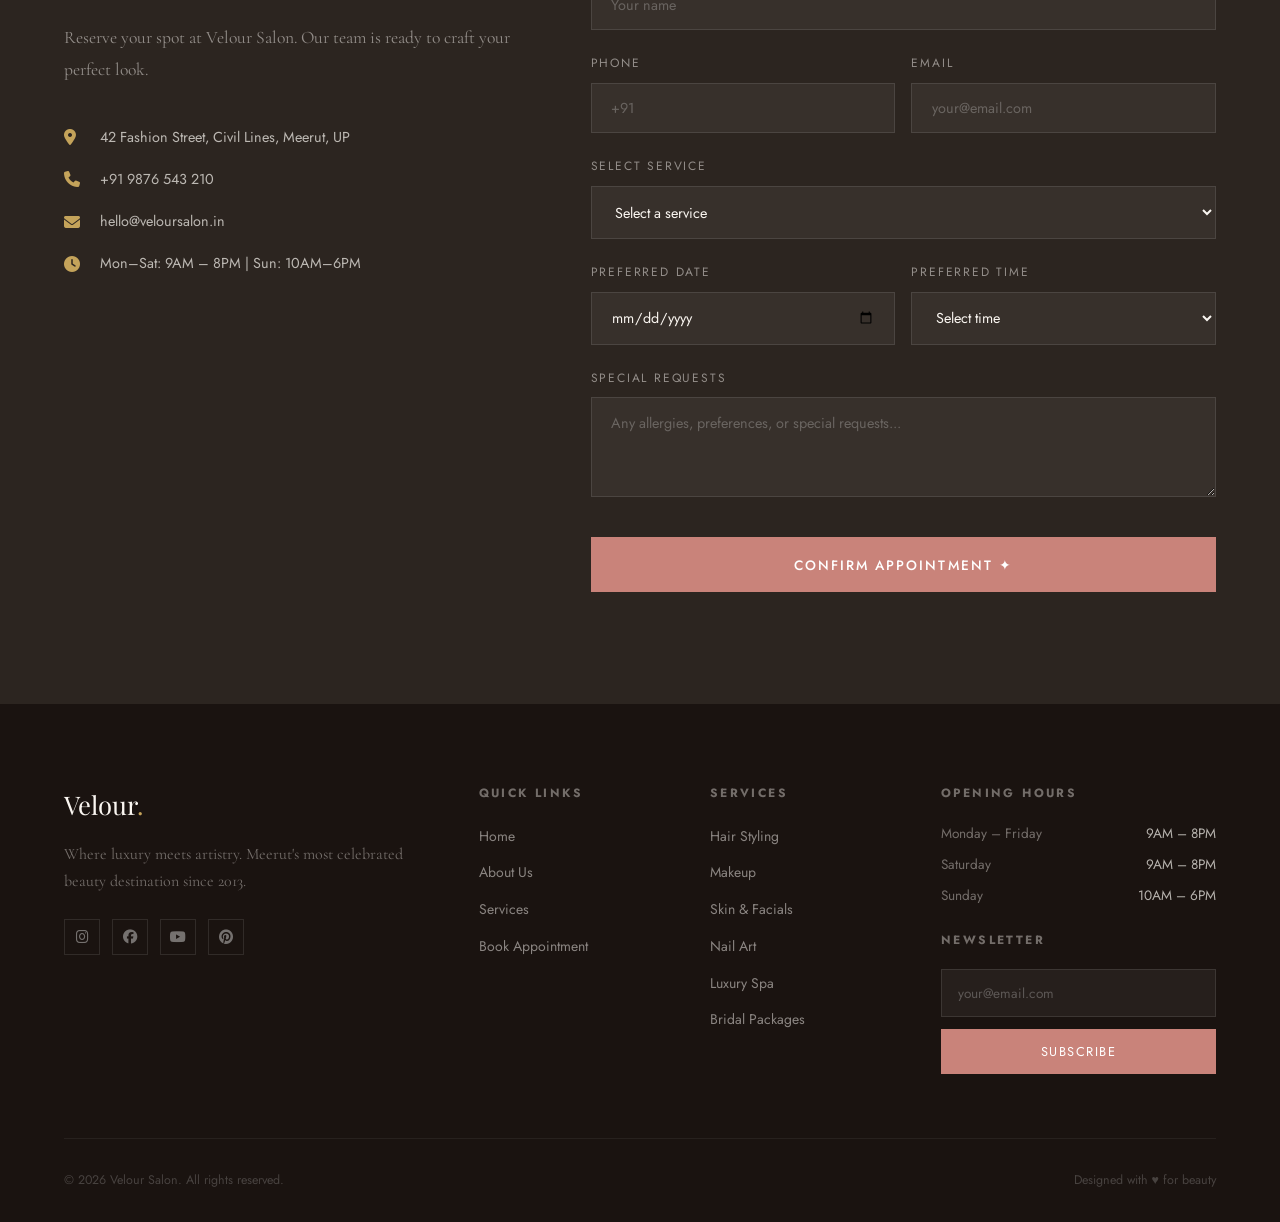
<file: pages/services.html>
<!DOCTYPE html>
<html lang="en">
<head>
  <meta charset="UTF-8" />
  <meta name="viewport" content="width=device-width, initial-scale=1.0" />
  <meta name="description" content="Velour Salon Services — Hair, Makeup, Spa, Nails, Bridal and more." />
  <title>Services — Velour Salon</title>
  <link href="https://fonts.googleapis.com/css2?family=Playfair+Display:ital,wght@0,400;0,600;0,700;1,400;1,600&family=Cormorant+Garamond:ital,wght@0,300;0,400;0,500;1,300;1,400&family=Jost:wght@300;400;500;600&display=swap" rel="stylesheet" />
  <link rel="stylesheet" href="https://cdnjs.cloudflare.com/ajax/libs/font-awesome/6.5.0/css/all.min.css" />
  <link rel="stylesheet" href="../css/base.css" />
  <link rel="stylesheet" href="../css/navbar.css" />
  <link rel="stylesheet" href="../css/sections.css" />
  <link rel="stylesheet" href="../css/cards.css" />
  <link rel="stylesheet" href="../css/footer.css" />
  <link rel="stylesheet" href="../css/animations.css" />
  <link rel="stylesheet" href="../css/responsive.css" />
</head>
<body>

  <nav id="navbar">
    <div class="nav-logo">Velour<span>.</span></div>
    <ul class="nav-links">
      <li><a href="../index.html">Home</a></li>
      <li><a href="about.html">About</a></li>
      <li><a href="services.html" class="active">Services</a></li>
      <li><a href="#booking">Book Now</a></li>
      <li><a href="../index.html#contact">Contact</a></li>
    </ul>
    <a href="#booking" class="nav-cta">Book Appointment</a>
    <button class="hamburger" id="hamBtn" onclick="toggleMobile()" aria-label="Menu">
      <span></span><span></span><span></span>
    </button>
  </nav>

  <div class="mobile-menu" id="mobileMenu">
    <a href="../index.html" onclick="toggleMobile()">Home</a>
    <a href="about.html" onclick="toggleMobile()">About</a>
    <a href="services.html" onclick="toggleMobile()">Services</a>
    <a href="#booking" onclick="toggleMobile()">Book Now</a>
    <a href="../index.html#contact" onclick="toggleMobile()">Contact</a>
  </div>

  <!-- PAGE HERO -->
  <div class="about-hero">
    <p class="section-label fade-in">What We Offer</p>
    <h1 class="section-title fade-in" style="text-align:center;font-size:clamp(2.5rem,5vw,4rem)">Our <em>Services</em></h1>
    <p class="section-sub fade-in" style="text-align:center;margin:0 auto">Premium treatments crafted to elevate your natural beauty.</p>
  </div>

  <!-- SERVICES WITH FILTER -->
  <section class="section services-bg">
    <div class="service-filters fade-in" id="filterBtns">
      <button class="filter-btn active" onclick="filterServices('all', this)">All Services</button>
      <button class="filter-btn" onclick="filterServices('hair', this)">Hair</button>
      <button class="filter-btn" onclick="filterServices('makeup', this)">Makeup</button>
      <button class="filter-btn" onclick="filterServices('skin', this)">Skin</button>
      <button class="filter-btn" onclick="filterServices('nails', this)">Nails</button>
      <button class="filter-btn" onclick="filterServices('spa', this)">Spa</button>
      <button class="filter-btn" onclick="filterServices('bridal', this)">Bridal</button>
    </div>

    <div class="services-grid" id="allServices">

      <!-- HAIR -->
      <div class="service-card fade-in" data-cat="hair">
        <div class="service-img s-hair"><div class="service-img-inner">✂️</div><div class="service-badge">Popular</div></div>
        <div class="service-body">
          <h3>Hair Styling & Cut</h3>
          <p>Expert cuts tailored to your face shape, lifestyle, and personality. Blowouts included.</p>
          <div class="service-meta"><span class="service-price">₹800</span><span class="service-duration">⏱ 45 min</span></div>
          <a href="#booking" class="service-book">Book Now</a>
        </div>
      </div>

      <div class="service-card fade-in" data-cat="hair">
        <div class="service-img s-hair-color"><div class="service-img-inner">🎨</div></div>
        <div class="service-body">
          <h3>Hair Coloring</h3>
          <p>Balayage, highlights, global color, and creative coloring using premium Schwarzkopf products.</p>
          <div class="service-meta"><span class="service-price">₹2,500</span><span class="service-duration">⏱ 2–3 hrs</span></div>
          <a href="#booking" class="service-book">Book Now</a>
        </div>
      </div>

      <div class="service-card fade-in" data-cat="hair">
        <div class="service-img" style="background:linear-gradient(135deg,#D8C8F0,#A07BC4)"><div class="service-img-inner">💇‍♀️</div></div>
        <div class="service-body">
          <h3>Keratin Treatment</h3>
          <p>Smooth, frizz-free hair with our professional keratin smoothing treatment. Lasts 3–5 months.</p>
          <div class="service-meta"><span class="service-price">₹3,500</span><span class="service-duration">⏱ 2–3 hrs</span></div>
          <a href="#booking" class="service-book">Book Now</a>
        </div>
      </div>

      <!-- MAKEUP -->
      <div class="service-card fade-in" data-cat="makeup">
        <div class="service-img s-makeup"><div class="service-img-inner">💄</div></div>
        <div class="service-body">
          <h3>Party Makeup</h3>
          <p>Glamorous, long-lasting looks for parties, events, and special occasions. HD finish guaranteed.</p>
          <div class="service-meta"><span class="service-price">₹1,500</span><span class="service-duration">⏱ 60 min</span></div>
          <a href="#booking" class="service-book">Book Now</a>
        </div>
      </div>

      <div class="service-card fade-in" data-cat="makeup">
        <div class="service-img" style="background:linear-gradient(135deg,#F0D8C8,#C4835A)"><div class="service-img-inner">💋</div></div>
        <div class="service-body">
          <h3>Airbrush Makeup</h3>
          <p>Flawless, camera-ready airbrush finish that looks stunning in photos and lasts all day.</p>
          <div class="service-meta"><span class="service-price">₹2,500</span><span class="service-duration">⏱ 75 min</span></div>
          <a href="#booking" class="service-book">Book Now</a>
        </div>
      </div>

      <!-- BRIDAL -->
      <div class="service-card fade-in" data-cat="bridal">
        <div class="service-img s-bridal"><div class="service-img-inner">👰</div><div class="service-badge">Premium</div></div>
        <div class="service-body">
          <h3>Bridal Package</h3>
          <p>Complete bridal transformation including hair, makeup, mehendi, and pre-wedding skin prep sessions.</p>
          <div class="service-meta"><span class="service-price">₹15,000</span><span class="service-duration">⏱ Full Day</span></div>
          <a href="#booking" class="service-book">Book Now</a>
        </div>
      </div>

      <div class="service-card fade-in" data-cat="bridal">
        <div class="service-img" style="background:linear-gradient(135deg,#F8ECD8,#D4A060)"><div class="service-img-inner">🌺</div></div>
        <div class="service-body">
          <h3>Pre-Bridal Package</h3>
          <p>5-session pre-bridal skin, hair, and body care ritual to prepare you for your special day.</p>
          <div class="service-meta"><span class="service-price">₹8,000</span><span class="service-duration">⏱ 5 Sessions</span></div>
          <a href="#booking" class="service-book">Book Now</a>
        </div>
      </div>

      <!-- SKIN -->
      <div class="service-card fade-in" data-cat="skin">
        <div class="service-img s-facial"><div class="service-img-inner">✨</div><div class="service-badge">Trending</div></div>
        <div class="service-body">
          <h3>Luxury Facial</h3>
          <p>Deep cleansing, exfoliation, and hydration using premium formulations for radiant skin.</p>
          <div class="service-meta"><span class="service-price">₹1,800</span><span class="service-duration">⏱ 75 min</span></div>
          <a href="#booking" class="service-book">Book Now</a>
        </div>
      </div>

      <div class="service-card fade-in" data-cat="skin">
        <div class="service-img" style="background:linear-gradient(135deg,#C8E8D8,#6AB898)"><div class="service-img-inner">🌸</div></div>
        <div class="service-body">
          <h3>Skin Brightening</h3>
          <p>Targeted treatments to reduce pigmentation, even skin tone, and restore natural radiance.</p>
          <div class="service-meta"><span class="service-price">₹2,200</span><span class="service-duration">⏱ 60 min</span></div>
          <a href="#booking" class="service-book">Book Now</a>
        </div>
      </div>

      <div class="service-card fade-in" data-cat="skin">
        <div class="service-img" style="background:linear-gradient(135deg,#E8D8F0,#B088C8)"><div class="service-img-inner">🧖‍♀️</div></div>
        <div class="service-body">
          <h3>Anti-Ageing Treatment</h3>
          <p>Advanced collagen boosting and anti-ageing facial therapy for a youthful, lifted appearance.</p>
          <div class="service-meta"><span class="service-price">₹3,000</span><span class="service-duration">⏱ 90 min</span></div>
          <a href="#booking" class="service-book">Book Now</a>
        </div>
      </div>

      <!-- NAILS -->
      <div class="service-card fade-in" data-cat="nails">
        <div class="service-img s-nails"><div class="service-img-inner">💅</div></div>
        <div class="service-body">
          <h3>Nail Art & Extensions</h3>
          <p>Gel, acrylic, and nail art designs from minimal French tips to elaborate 3D art pieces.</p>
          <div class="service-meta"><span class="service-price">₹600</span><span class="service-duration">⏱ 45–90 min</span></div>
          <a href="#booking" class="service-book">Book Now</a>
        </div>
      </div>

      <div class="service-card fade-in" data-cat="nails">
        <div class="service-img" style="background:linear-gradient(135deg,#F0E8D8,#C8A870)"><div class="service-img-inner">✋</div></div>
        <div class="service-body">
          <h3>Luxury Manicure</h3>
          <p>Deep moisturizing manicure with scrub, mask, massage, and your choice of nail finish.</p>
          <div class="service-meta"><span class="service-price">₹800</span><span class="service-duration">⏱ 60 min</span></div>
          <a href="#booking" class="service-book">Book Now</a>
        </div>
      </div>

      <!-- SPA -->
      <div class="service-card fade-in" data-cat="spa">
        <div class="service-img s-spa"><div class="service-img-inner">🛁</div></div>
        <div class="service-body">
          <h3>Luxury Spa Package</h3>
          <p>Full body wrap, aromatherapy, and hot stone massage. A complete sensory escape experience.</p>
          <div class="service-meta"><span class="service-price">₹3,500</span><span class="service-duration">⏱ 2.5 hrs</span></div>
          <a href="#booking" class="service-book">Book Now</a>
        </div>
      </div>

      <div class="service-card fade-in" data-cat="spa">
        <div class="service-img s-massage"><div class="service-img-inner">🌿</div></div>
        <div class="service-body">
          <h3>Therapeutic Massage</h3>
          <p>Swedish, deep tissue, and Ayurvedic massage by our certified wellness therapists.</p>
          <div class="service-meta"><span class="service-price">₹1,200</span><span class="service-duration">⏱ 60 min</span></div>
          <a href="#booking" class="service-book">Book Now</a>
        </div>
      </div>

      <div class="service-card fade-in" data-cat="spa">
        <div class="service-img" style="background:linear-gradient(135deg,#D8EEE8,#78B8A8)"><div class="service-img-inner">🪨</div></div>
        <div class="service-body">
          <h3>Hot Stone Massage</h3>
          <p>Volcanic basalt stones melt away tension, improve circulation, and deeply relax the body.</p>
          <div class="service-meta"><span class="service-price">₹1,800</span><span class="service-duration">⏱ 75 min</span></div>
          <a href="#booking" class="service-book">Book Now</a>
        </div>
      </div>

    </div>
  </section>

  <!-- BOOKING FORM -->
  <section class="booking-section" id="booking">
    <div class="booking-grid">
      <div class="booking-info fade-left">
        <h2>Book Your <em>Session</em></h2>
        <p>Reserve your spot at Velour Salon. Our team is ready to craft your perfect look.</p>
        <div class="booking-detail"><i class="fas fa-map-marker-alt"></i> 42 Fashion Street, Civil Lines, Meerut, UP</div>
        <div class="booking-detail"><i class="fas fa-phone"></i> +91 9876 543 210</div>
        <div class="booking-detail"><i class="fas fa-envelope"></i> hello@veloursalon.in</div>
        <div class="booking-detail"><i class="fas fa-clock"></i> Mon–Sat: 9AM – 8PM | Sun: 10AM–6PM</div>
      </div>
      <div class="fade-right">
        <div class="form-group"><label>Full Name</label><input type="text" placeholder="Your name" /></div>
        <div class="form-row">
          <div class="form-group"><label>Phone</label><input type="tel" placeholder="+91" /></div>
          <div class="form-group"><label>Email</label><input type="email" placeholder="your@email.com" /></div>
        </div>
        <div class="form-group"><label>Select Service</label>
          <select>
            <option>Select a service</option>
            <option>Hair Styling & Cut</option>
            <option>Hair Coloring</option>
            <option>Keratin Treatment</option>
            <option>Party Makeup</option>
            <option>Airbrush Makeup</option>
            <option>Bridal Package</option>
            <option>Pre-Bridal Package</option>
            <option>Luxury Facial</option>
            <option>Skin Brightening</option>
            <option>Anti-Ageing Treatment</option>
            <option>Nail Art & Extensions</option>
            <option>Luxury Manicure</option>
            <option>Spa Package</option>
            <option>Therapeutic Massage</option>
            <option>Hot Stone Massage</option>
          </select>
        </div>
        <div class="form-row">
          <div class="form-group"><label>Preferred Date</label><input type="date" /></div>
          <div class="form-group"><label>Preferred Time</label>
            <select><option>Select time</option><option>9:00 AM</option><option>10:00 AM</option><option>11:00 AM</option><option>12:00 PM</option><option>2:00 PM</option><option>3:00 PM</option><option>4:00 PM</option><option>5:00 PM</option><option>6:00 PM</option></select>
          </div>
        </div>
        <div class="form-group"><label>Special Requests</label><textarea placeholder="Any allergies, preferences, or special requests..."></textarea></div>
        <button class="btn-submit" onclick="confirmBooking()">Confirm Appointment ✦</button>
      </div>
    </div>
  </section>

  <!-- FOOTER -->
  <footer id="contact">
    <div class="footer-grid">
      <div>
        <div class="footer-brand">Velour<span>.</span></div>
        <p class="footer-tagline">Where luxury meets artistry. Meerut's most celebrated beauty destination since 2013.</p>
        <div class="footer-social">
          <a href="#" aria-label="Instagram"><i class="fab fa-instagram"></i></a>
          <a href="#" aria-label="Facebook"><i class="fab fa-facebook"></i></a>
          <a href="#" aria-label="YouTube"><i class="fab fa-youtube"></i></a>
          <a href="#" aria-label="Pinterest"><i class="fab fa-pinterest"></i></a>
        </div>
      </div>
      <div class="footer-col"><h4>Quick Links</h4><ul><li><a href="../index.html">Home</a></li><li><a href="about.html">About Us</a></li><li><a href="services.html">Services</a></li><li><a href="#booking">Book Appointment</a></li></ul></div>
      <div class="footer-col"><h4>Services</h4><ul><li><a href="#">Hair Styling</a></li><li><a href="#">Makeup</a></li><li><a href="#">Skin & Facials</a></li><li><a href="#">Nail Art</a></li><li><a href="#">Luxury Spa</a></li><li><a href="#">Bridal Packages</a></li></ul></div>
      <div class="footer-col">
        <h4>Opening Hours</h4>
        <div class="hours-row"><span class="day">Monday – Friday</span><span class="time">9AM – 8PM</span></div>
        <div class="hours-row"><span class="day">Saturday</span><span class="time">9AM – 8PM</span></div>
        <div class="hours-row"><span class="day">Sunday</span><span class="time">10AM – 6PM</span></div>
        <div style="margin-top:1.5rem"><h4>Newsletter</h4><div class="newsletter" style="margin-top:.75rem"><input type="email" placeholder="your@email.com" /><button>Subscribe</button></div></div>
      </div>
    </div>
    <div class="footer-bottom"><span>© 2026 Velour Salon. All rights reserved.</span><span>Designed with ♥ for beauty</span></div>
  </footer>

  <a href="https://wa.me/919876543210" class="whatsapp-btn" target="_blank" aria-label="WhatsApp"><i class="fab fa-whatsapp"></i></a>
  <button class="back-top" id="backTop" onclick="window.scrollTo({top:0,behavior:'smooth'})" aria-label="Back to top"><i class="fas fa-chevron-up"></i></button>

  <script src="../js/navbar.js"></script>
  <script src="../js/animations.js"></script>
  <script src="../js/filter.js"></script>
  <script src="../js/booking.js"></script>
</body>
</html>
</file>
<file: css/base.css>
/* ============================================
   BASE.CSS — CSS Variables & Global Resets
   Velour Luxury Salon Website
   ============================================ */

*,
*::before,
*::after {
  margin: 0;
  padding: 0;
  box-sizing: border-box;
}

:root {
  /* Brand Colors */
  --rose: #C9837A;
  --rose-light: #E8B4AE;
  --rose-pale: #F5E8E6;
  --rose-dark: #8B4A44;

  --gold: #C4A35A;
  --gold-light: #E2CC96;
  --gold-pale: #F8F2E4;

  /* Neutrals */
  --cream: #FAF6F1;
  --warm-white: #FFFCF9;
  --beige: #EDE0D0;
  --charcoal: #2C2520;
  --brown: #5C4033;
  --muted: #9B8B82;

  /* Text */
  --text: #3A2E29;
  --text-light: #7A6A62;

  /* Transitions */
  --transition: all 0.3s ease;
  --transition-slow: all 0.6s ease;
}

html {
  scroll-behavior: smooth;
}

body {
  font-family: 'Jost', sans-serif;
  background: var(--warm-white);
  color: var(--text);
  overflow-x: hidden;
  line-height: 1.6;
}

img {
  max-width: 100%;
  display: block;
}

a {
  text-decoration: none;
  color: inherit;
}

button {
  cursor: pointer;
  font-family: 'Jost', sans-serif;
}

/* ===== BUTTONS ===== */
.btn-primary {
  background: var(--rose);
  color: #fff;
  padding: 0.9rem 2.2rem;
  border: none;
  font-size: 0.85rem;
  font-weight: 500;
  letter-spacing: 0.12em;
  text-transform: uppercase;
  transition: var(--transition);
  display: inline-block;
  text-decoration: none;
}
.btn-primary:hover {
  background: var(--rose-dark);
  transform: translateY(-2px);
}

.btn-outline {
  background: transparent;
  color: var(--gold-light);
  padding: 0.9rem 2.2rem;
  border: 1px solid rgba(196, 163, 90, 0.4);
  font-size: 0.85rem;
  font-weight: 500;
  letter-spacing: 0.12em;
  text-transform: uppercase;
  transition: var(--transition);
  display: inline-block;
  text-decoration: none;
}
.btn-outline:hover {
  background: rgba(196, 163, 90, 0.1);
  border-color: var(--gold);
}

.btn-submit {
  width: 100%;
  background: var(--rose);
  border: none;
  color: #fff;
  padding: 1.1rem;
  font-size: 0.85rem;
  font-weight: 500;
  letter-spacing: 0.15em;
  text-transform: uppercase;
  transition: var(--transition);
  margin-top: 0.5rem;
}
.btn-submit:hover {
  background: var(--rose-dark);
}

/* ===== FLOATING BUTTONS ===== */
.whatsapp-btn {
  position: fixed;
  bottom: 2rem;
  right: 2rem;
  width: 56px;
  height: 56px;
  background: #25D366;
  border-radius: 50%;
  display: flex;
  align-items: center;
  justify-content: center;
  color: #fff;
  font-size: 1.5rem;
  text-decoration: none;
  z-index: 200;
  box-shadow: 0 4px 20px rgba(37, 211, 102, 0.3);
  transition: transform 0.3s;
}
.whatsapp-btn:hover {
  transform: scale(1.1);
}

.back-top {
  position: fixed;
  bottom: 5.5rem;
  right: 2.1rem;
  width: 44px;
  height: 44px;
  background: var(--charcoal);
  color: var(--gold-light);
  border: none;
  font-size: 1rem;
  z-index: 200;
  transition: var(--transition);
  display: none;
  align-items: center;
  justify-content: center;
}
.back-top.visible {
  display: flex;
}
.back-top:hover {
  background: var(--rose);
}
</file>
<file: css/navbar.css>
/* ============================================
   NAVBAR.CSS — Navigation Styles
   ============================================ */

nav {
  position: fixed;
  top: 0;
  left: 0;
  right: 0;
  z-index: 100;
  padding: 1.5rem 5%;
  display: flex;
  align-items: center;
  justify-content: space-between;
  transition: all 0.4s ease;
}

nav.scrolled {
  background: rgba(250, 246, 241, 0.95);
  backdrop-filter: blur(12px);
  padding: 1rem 5%;
  box-shadow: 0 1px 30px rgba(44, 37, 32, 0.08);
}

.nav-logo {
  font-family: 'Playfair Display', serif;
  font-size: 1.6rem;
  color: var(--rose-dark);
  letter-spacing: 0.05em;
}
.nav-logo span {
  color: var(--gold);
}

.nav-links {
  display: flex;
  gap: 2.5rem;
  list-style: none;
}

.nav-links a {
  text-decoration: none;
  color: var(--charcoal);
  font-size: 0.85rem;
  font-weight: 500;
  letter-spacing: 0.1em;
  text-transform: uppercase;
  transition: color 0.3s;
  position: relative;
}

.nav-links a::after {
  content: '';
  position: absolute;
  bottom: -3px;
  left: 0;
  right: 0;
  height: 1px;
  background: var(--gold);
  transform: scaleX(0);
  transition: transform 0.3s;
}

.nav-links a:hover,
.nav-links a.active {
  color: var(--rose-dark);
}

.nav-links a:hover::after,
.nav-links a.active::after {
  transform: scaleX(1);
}

.nav-cta {
  background: var(--rose);
  color: #fff;
  padding: 0.65rem 1.6rem;
  border: none;
  font-size: 0.8rem;
  font-weight: 500;
  letter-spacing: 0.12em;
  text-transform: uppercase;
  transition: var(--transition);
  text-decoration: none;
  display: inline-block;
}
.nav-cta:hover {
  background: var(--rose-dark);
}

/* ===== HAMBURGER ===== */
.hamburger {
  display: none;
  flex-direction: column;
  gap: 5px;
  background: none;
  border: none;
  cursor: pointer;
}
.hamburger span {
  width: 24px;
  height: 1.5px;
  background: var(--charcoal);
  display: block;
  transition: var(--transition);
}

/* ===== MOBILE MENU ===== */
.mobile-menu {
  display: none;
  position: fixed;
  inset: 0;
  background: var(--cream);
  z-index: 99;
  flex-direction: column;
  align-items: center;
  justify-content: center;
  gap: 2rem;
}
.mobile-menu.open {
  display: flex;
}
.mobile-menu a {
  font-family: 'Playfair Display', serif;
  font-size: 2rem;
  color: var(--charcoal);
  text-decoration: none;
  transition: color 0.3s;
}
.mobile-menu a:hover {
  color: var(--rose);
}
</file>
<file: css/hero.css>
/* ============================================
   HERO.CSS — Hero Section Styles
   ============================================ */

.hero {
  min-height: 100vh;
  position: relative;
  display: flex;
  align-items: center;
  overflow: hidden;
  background: linear-gradient(135deg, #2C2520 0%, #4A3028 40%, #5C3A30 70%, #3A2520 100%);
}

.hero-bg {
  position: absolute;
  inset: 0;
  background: url('data:image/svg+xml,<svg xmlns="http://www.w3.org/2000/svg" viewBox="0 0 800 800"><defs><radialGradient id="g1" cx="30%" cy="40%"><stop offset="0%" stop-color="%23C9837A" stop-opacity="0.15"/><stop offset="100%" stop-color="transparent"/></radialGradient><radialGradient id="g2" cx="80%" cy="70%"><stop offset="0%" stop-color="%23C4A35A" stop-opacity="0.12"/><stop offset="100%" stop-color="transparent"/></radialGradient></defs><rect width="800" height="800" fill="url(%23g1)"/><rect width="800" height="800" fill="url(%23g2)"/></svg>');
  background-size: cover;
}

.hero-pattern {
  position: absolute;
  inset: 0;
  opacity: 0.04;
  background-image: repeating-linear-gradient(
    45deg,
    #C4A35A 0, #C4A35A 1px,
    transparent 0, transparent 50%
  );
  background-size: 20px 20px;
}

/* Glowing orbs */
.hero-orb {
  position: absolute;
  border-radius: 50%;
  filter: blur(60px);
  opacity: 0.2;
}
.hero-orb-1 {
  width: 400px;
  height: 400px;
  background: var(--rose);
  top: -100px;
  right: 10%;
  animation: float 8s ease-in-out infinite;
}
.hero-orb-2 {
  width: 300px;
  height: 300px;
  background: var(--gold);
  bottom: 10%;
  left: 5%;
  animation: float 6s ease-in-out infinite reverse;
}

@keyframes float {
  0%, 100% { transform: translateY(0); }
  50% { transform: translateY(-30px); }
}

/* Hero content */
.hero-content {
  position: relative;
  z-index: 2;
  padding: 0 5%;
  max-width: 750px;
  animation: heroIn 1.2s ease both;
}

@keyframes heroIn {
  from { opacity: 0; transform: translateY(40px); }
  to   { opacity: 1; transform: translateY(0); }
}

.hero-badge {
  display: inline-flex;
  align-items: center;
  gap: 0.5rem;
  background: rgba(196, 163, 90, 0.15);
  border: 1px solid rgba(196, 163, 90, 0.3);
  color: var(--gold-light);
  padding: 0.4rem 1.2rem;
  font-size: 0.75rem;
  letter-spacing: 0.2em;
  text-transform: uppercase;
  margin-bottom: 2rem;
}
.hero-badge::before {
  content: '✦';
  font-size: 0.7rem;
}

.hero h1 {
  font-family: 'Playfair Display', serif;
  font-size: clamp(3rem, 7vw, 6rem);
  line-height: 1.05;
  color: #FAF6F1;
  font-weight: 400;
  margin-bottom: 1.5rem;
}
.hero h1 em {
  font-style: italic;
  color: var(--rose-light);
}

.hero-sub {
  font-family: 'Cormorant Garamond', serif;
  font-size: 1.3rem;
  color: rgba(250, 246, 241, 0.6);
  font-weight: 300;
  line-height: 1.7;
  margin-bottom: 3rem;
  max-width: 520px;
}

.hero-actions {
  display: flex;
  gap: 1rem;
  flex-wrap: wrap;
}

/* Scroll indicator */
.hero-scroll {
  position: absolute;
  bottom: 2.5rem;
  left: 50%;
  transform: translateX(-50%);
  display: flex;
  flex-direction: column;
  align-items: center;
  gap: 0.5rem;
  color: rgba(250, 246, 241, 0.4);
  font-size: 0.7rem;
  letter-spacing: 0.2em;
  text-transform: uppercase;
}

.scroll-line {
  width: 1px;
  height: 50px;
  background: linear-gradient(to bottom, rgba(250, 246, 241, 0.4), transparent);
  animation: scrollLine 2s ease-in-out infinite;
}

@keyframes scrollLine {
  0%   { height: 0; opacity: 1; }
  100% { height: 50px; opacity: 0; }
}
</file>
<file: css/sections.css>
/* ============================================
   SECTIONS.CSS — Section Layouts & Components
   ============================================ */

/* ===== SECTION BASE ===== */
.section {
  padding: 7rem 5%;
}

.section-label {
  font-size: 0.75rem;
  letter-spacing: 0.25em;
  text-transform: uppercase;
  color: var(--rose);
  margin-bottom: 0.75rem;
}

.section-title {
  font-family: 'Playfair Display', serif;
  font-size: clamp(2rem, 4vw, 3.2rem);
  line-height: 1.2;
  color: var(--charcoal);
  margin-bottom: 1.5rem;
}
.section-title em {
  font-style: italic;
  color: var(--rose);
}

.section-sub {
  color: var(--text-light);
  font-family: 'Cormorant Garamond', serif;
  font-size: 1.15rem;
  line-height: 1.8;
  max-width: 560px;
}

/* ===== STATS STRIP ===== */
.stats-strip {
  background: var(--charcoal);
  padding: 4rem 5%;
  display: grid;
  grid-template-columns: repeat(4, 1fr);
  gap: 2rem;
  text-align: center;
}

.stat-num {
  font-family: 'Playfair Display', serif;
  font-size: 3rem;
  color: var(--gold-light);
  line-height: 1;
}
.stat-plus {
  color: var(--rose-light);
  font-size: 1.5rem;
}
.stat-label {
  font-size: 0.8rem;
  letter-spacing: 0.15em;
  text-transform: uppercase;
  color: rgba(250, 246, 241, 0.5);
  margin-top: 0.5rem;
}

/* ===== SERVICES SECTION ===== */
.services-bg {
  background: var(--cream);
}
.services-intro {
  display: flex;
  justify-content: space-between;
  align-items: flex-end;
  flex-wrap: wrap;
  gap: 2rem;
  margin-bottom: 4rem;
}

/* ===== TESTIMONIALS ===== */
.testimonials-bg {
  background: linear-gradient(135deg, #2C2520 0%, #4A3028 100%);
  position: relative;
  overflow: hidden;
  padding: 7rem 5%;
}
.testimonials-bg::before {
  content: '';
  position: absolute;
  inset: 0;
  opacity: 0.03;
  background-image: repeating-linear-gradient(
    45deg,
    #C4A35A 0, #C4A35A 1px,
    transparent 0, transparent 40px
  );
  background-size: 40px 40px;
}
.testimonials-inner {
  position: relative;
  z-index: 1;
}
.t-label { color: var(--gold-light) !important; }
.t-title { color: #FAF6F1 !important; }

.testimonial-track {
  overflow: hidden;
  margin-top: 3rem;
}
.testimonial-slider {
  display: flex;
  gap: 1.5rem;
  transition: transform 0.5s ease;
}
.testimonial-card {
  min-width: calc(33.333% - 1rem);
  background: rgba(255, 255, 255, 0.05);
  border: 1px solid rgba(196, 163, 90, 0.15);
  padding: 2.5rem;
  flex-shrink: 0;
}
.t-stars {
  color: var(--gold);
  font-size: 0.9rem;
  margin-bottom: 1.2rem;
  letter-spacing: 0.1em;
}
.t-text {
  font-family: 'Cormorant Garamond', serif;
  font-size: 1.15rem;
  color: rgba(250, 246, 241, 0.8);
  line-height: 1.8;
  margin-bottom: 1.5rem;
  font-style: italic;
}
.t-author {
  display: flex;
  align-items: center;
  gap: 1rem;
}
.t-avatar {
  width: 44px;
  height: 44px;
  border-radius: 50%;
  background: var(--rose);
  display: flex;
  align-items: center;
  justify-content: center;
  font-family: 'Playfair Display', serif;
  color: #fff;
  font-size: 1rem;
  flex-shrink: 0;
}
.t-name {
  font-weight: 500;
  font-size: 0.9rem;
  color: #FAF6F1;
}
.t-role {
  font-size: 0.75rem;
  color: rgba(250, 246, 241, 0.4);
  letter-spacing: 0.08em;
}
.t-controls {
  display: flex;
  gap: 1rem;
  margin-top: 2rem;
  justify-content: center;
}
.t-btn {
  width: 44px;
  height: 44px;
  border: 1px solid rgba(196, 163, 90, 0.3);
  background: transparent;
  color: var(--gold-light);
  font-size: 1.1rem;
  transition: var(--transition);
  display: flex;
  align-items: center;
  justify-content: center;
}
.t-btn:hover {
  background: var(--rose);
  border-color: var(--rose);
  color: #fff;
}

/* ===== GALLERY ===== */
.gallery-grid {
  display: grid;
  grid-template-columns: repeat(3, 1fr);
  gap: 1rem;
  margin-top: 3rem;
}
.gallery-item {
  overflow: hidden;
  cursor: pointer;
  position: relative;
}
.gallery-item:first-child {
  grid-column: span 2;
  grid-row: span 2;
}
.gallery-inner {
  width: 100%;
  height: 100%;
  min-height: 200px;
  display: flex;
  align-items: center;
  justify-content: center;
  font-size: 3rem;
  transition: transform 0.5s;
}
.gallery-item:first-child .gallery-inner {
  min-height: 380px;
}
.gallery-overlay {
  position: absolute;
  inset: 0;
  background: rgba(44, 37, 32, 0.5);
  opacity: 0;
  transition: opacity 0.4s;
  display: flex;
  align-items: center;
  justify-content: center;
  color: #fff;
  font-size: 1.5rem;
}
.gallery-item:hover .gallery-overlay { opacity: 1; }
.gallery-item:hover .gallery-inner { transform: scale(1.06); }

/* Gallery color themes */
.g1 { background: linear-gradient(135deg, #E8B4AE, #C9837A); }
.g2 { background: linear-gradient(135deg, #E2CC96, #C4A35A); }
.g3 { background: linear-gradient(135deg, #D4B8E0, #9B7BB5); }
.g4 { background: linear-gradient(135deg, #F5C6C6, #E88888); }
.g5 { background: linear-gradient(135deg, #A8D5C2, #5A9E87); }
.g6 { background: linear-gradient(135deg, #F5E0C8, #D4935A); }

/* ===== CTA BANNER ===== */
.cta-section {
  background: var(--rose-pale);
  padding: 7rem 5%;
  text-align: center;
  position: relative;
  overflow: hidden;
}
.cta-section::before {
  content: '✦  ✦  ✦';
  position: absolute;
  top: 2rem;
  left: 50%;
  transform: translateX(-50%);
  color: var(--rose-light);
  letter-spacing: 1rem;
  font-size: 0.8rem;
}
.cta-section h2 {
  font-family: 'Playfair Display', serif;
  font-size: clamp(2rem, 4vw, 3.5rem);
  color: var(--charcoal);
  margin-bottom: 1.5rem;
}
.cta-section h2 em {
  font-style: italic;
  color: var(--rose);
}
.cta-section p {
  font-family: 'Cormorant Garamond', serif;
  font-size: 1.2rem;
  color: var(--text-light);
  margin: 0 auto 3rem;
  max-width: 500px;
  line-height: 1.8;
}

/* ===== BOOKING ===== */
.booking-section {
  background: var(--charcoal);
  padding: 7rem 5%;
}
.booking-grid {
  display: grid;
  grid-template-columns: 1fr 1.4fr;
  gap: 5rem;
  align-items: start;
}
.booking-info h2 {
  font-family: 'Playfair Display', serif;
  font-size: 2.5rem;
  color: #FAF6F1;
  line-height: 1.2;
  margin-bottom: 1.5rem;
}
.booking-info h2 em {
  font-style: italic;
  color: var(--rose-light);
}
.booking-info p {
  color: rgba(250, 246, 241, 0.5);
  font-family: 'Cormorant Garamond', serif;
  font-size: 1.1rem;
  line-height: 1.8;
  margin-bottom: 2.5rem;
}
.booking-detail {
  display: flex;
  align-items: center;
  gap: 1rem;
  margin-bottom: 1.2rem;
  color: rgba(250, 246, 241, 0.7);
  font-size: 0.9rem;
}
.booking-detail i {
  color: var(--gold);
  font-size: 1rem;
  width: 20px;
  flex-shrink: 0;
}

/* Form elements */
.form-group {
  margin-bottom: 1.5rem;
}
.form-group label {
  display: block;
  font-size: 0.75rem;
  letter-spacing: 0.15em;
  text-transform: uppercase;
  color: rgba(250, 246, 241, 0.5);
  margin-bottom: 0.6rem;
}
.form-group input,
.form-group select,
.form-group textarea {
  width: 100%;
  background: rgba(255, 255, 255, 0.05);
  border: 1px solid rgba(255, 255, 255, 0.1);
  padding: 0.9rem 1.2rem;
  color: #FAF6F1;
  font-family: 'Jost', sans-serif;
  font-size: 0.9rem;
  transition: border-color 0.3s;
  outline: none;
}
.form-group input:focus,
.form-group select:focus,
.form-group textarea:focus {
  border-color: var(--rose);
}
.form-group input::placeholder,
.form-group textarea::placeholder {
  color: rgba(255, 255, 255, 0.25);
}
.form-group select option {
  background: var(--charcoal);
  color: #FAF6F1;
}
.form-group textarea {
  resize: vertical;
  min-height: 100px;
}
.form-row {
  display: grid;
  grid-template-columns: 1fr 1fr;
  gap: 1rem;
}

/* ===== ABOUT PAGE ===== */
.about-hero {
  background: linear-gradient(135deg, var(--cream), var(--rose-pale));
  padding: 10rem 5% 6rem;
  text-align: center;
}

.about-story {
  display: grid;
  grid-template-columns: 1fr 1fr;
  gap: 5rem;
  align-items: center;
}

.story-visual {
  height: 500px;
  background: linear-gradient(135deg, #E8B4AE, #C9837A);
  display: flex;
  align-items: center;
  justify-content: center;
  font-size: 6rem;
  position: relative;
}

.story-badge-float {
  position: absolute;
  bottom: -1.5rem;
  right: -1.5rem;
  background: var(--charcoal);
  color: var(--gold-light);
  padding: 1.5rem;
  text-align: center;
  min-width: 120px;
}
.story-badge-float .num {
  font-family: 'Playfair Display', serif;
  font-size: 2.5rem;
  display: block;
}
.story-badge-float .lbl {
  font-size: 0.7rem;
  letter-spacing: 0.15em;
  text-transform: uppercase;
  color: rgba(250, 246, 241, 0.5);
}

/* Timeline */
.timeline {
  margin-top: 4rem;
  position: relative;
}
.timeline::before {
  content: '';
  position: absolute;
  left: 0;
  top: 0;
  bottom: 0;
  width: 1px;
  background: var(--beige);
}
.tl-item {
  padding-left: 2.5rem;
  padding-bottom: 2.5rem;
  position: relative;
}
.tl-item::before {
  content: '';
  position: absolute;
  left: -5px;
  top: 4px;
  width: 11px;
  height: 11px;
  border-radius: 50%;
  background: var(--rose);
  border: 2px solid var(--cream);
}
.tl-year {
  font-size: 0.8rem;
  letter-spacing: 0.15em;
  color: var(--rose);
  text-transform: uppercase;
  margin-bottom: 0.3rem;
}
.tl-item h4 {
  font-family: 'Playfair Display', serif;
  font-size: 1.1rem;
  color: var(--charcoal);
  margin-bottom: 0.4rem;
}
.tl-item p {
  font-size: 0.85rem;
  color: var(--text-light);
  line-height: 1.6;
}

/* Two-column grid */
.two-col-grid {
  display: grid;
  grid-template-columns: 1fr 1fr;
  gap: 5rem;
  align-items: start;
}
</file>
<file: css/cards.css>
/* ============================================
   CARDS.CSS — All Card Components
   ============================================ */

/* ===== FEATURE CARDS ===== */
.features-grid {
  display: grid;
  grid-template-columns: repeat(auto-fit, minmax(220px, 1fr));
  gap: 2rem;
  margin-top: 4rem;
}

.feature-card {
  padding: 2.5rem 2rem;
  border: 1px solid var(--beige);
  position: relative;
  transition: all 0.4s;
  cursor: default;
}
.feature-card::before {
  content: '';
  position: absolute;
  inset: 0;
  background: linear-gradient(135deg, var(--rose-pale), transparent);
  opacity: 0;
  transition: opacity 0.4s;
}
.feature-card:hover {
  border-color: var(--rose-light);
  transform: translateY(-6px);
}
.feature-card:hover::before {
  opacity: 1;
}

.feature-icon {
  width: 52px;
  height: 52px;
  background: var(--rose-pale);
  display: flex;
  align-items: center;
  justify-content: center;
  margin-bottom: 1.5rem;
  position: relative;
  z-index: 1;
}
.feature-icon i {
  color: var(--rose-dark);
  font-size: 1.3rem;
}

.feature-card h3 {
  font-family: 'Playfair Display', serif;
  font-size: 1.15rem;
  color: var(--charcoal);
  margin-bottom: 0.75rem;
  position: relative;
  z-index: 1;
}
.feature-card p {
  font-size: 0.9rem;
  color: var(--text-light);
  line-height: 1.7;
  position: relative;
  z-index: 1;
}

/* ===== SERVICE FILTERS ===== */
.service-filters {
  display: flex;
  gap: 0.75rem;
  flex-wrap: wrap;
  margin-bottom: 3rem;
}

.filter-btn {
  padding: 0.5rem 1.4rem;
  border: 1px solid var(--beige);
  background: transparent;
  font-size: 0.8rem;
  letter-spacing: 0.1em;
  text-transform: uppercase;
  transition: var(--transition);
  color: var(--text-light);
}
.filter-btn.active,
.filter-btn:hover {
  background: var(--rose);
  border-color: var(--rose);
  color: #fff;
}

/* ===== SERVICE CARDS ===== */
.services-grid {
  display: grid;
  grid-template-columns: repeat(auto-fill, minmax(280px, 1fr));
  gap: 1.5rem;
}

.service-card {
  background: #fff;
  overflow: hidden;
  position: relative;
  transition: all 0.4s;
}
.service-card:hover {
  transform: translateY(-8px);
  box-shadow: 0 20px 60px rgba(44, 37, 32, 0.12);
}

.service-img {
  height: 200px;
  position: relative;
  overflow: hidden;
}
.service-img-inner {
  width: 100%;
  height: 100%;
  display: flex;
  align-items: center;
  justify-content: center;
  font-size: 4rem;
  transition: transform 0.6s;
}
.service-card:hover .service-img-inner {
  transform: scale(1.08);
}

/* Service image gradients */
.s-hair        { background: linear-gradient(135deg, #E8B4AE, #C9837A); }
.s-makeup      { background: linear-gradient(135deg, #E2CC96, #C4A35A); }
.s-nails       { background: linear-gradient(135deg, #D4B8E0, #9B7BB5); }
.s-spa         { background: linear-gradient(135deg, #A8D5C2, #5A9E87); }
.s-facial      { background: linear-gradient(135deg, #F5C6C6, #E88888); }
.s-bridal      { background: linear-gradient(135deg, #F5E0C8, #D4935A); }
.s-hair-color  { background: linear-gradient(135deg, #C8D8E8, #7A9EC4); }
.s-massage     { background: linear-gradient(135deg, #D8E8C8, #8AB47A); }

.service-badge {
  position: absolute;
  top: 1rem;
  right: 1rem;
  background: rgba(255, 255, 255, 0.9);
  padding: 0.3rem 0.8rem;
  font-size: 0.7rem;
  letter-spacing: 0.1em;
  text-transform: uppercase;
  color: var(--rose-dark);
}

.service-body {
  padding: 1.5rem;
}
.service-body h3 {
  font-family: 'Playfair Display', serif;
  font-size: 1.15rem;
  color: var(--charcoal);
  margin-bottom: 0.5rem;
}
.service-body p {
  font-size: 0.85rem;
  color: var(--text-light);
  line-height: 1.6;
  margin-bottom: 1.2rem;
}

.service-meta {
  display: flex;
  justify-content: space-between;
  align-items: center;
}
.service-price {
  font-family: 'Playfair Display', serif;
  font-size: 1.2rem;
  color: var(--rose-dark);
}
.service-duration {
  font-size: 0.75rem;
  color: var(--muted);
  letter-spacing: 0.08em;
}

.service-book {
  display: block;
  width: 100%;
  margin-top: 1rem;
  background: transparent;
  border: 1px solid var(--beige);
  padding: 0.65rem;
  font-size: 0.8rem;
  letter-spacing: 0.1em;
  text-transform: uppercase;
  color: var(--text-light);
  transition: var(--transition);
  text-align: center;
  text-decoration: none;
}
.service-book:hover {
  background: var(--rose);
  border-color: var(--rose);
  color: #fff;
}

/* ===== TEAM CARDS ===== */
.team-grid {
  display: grid;
  grid-template-columns: repeat(auto-fill, minmax(240px, 1fr));
  gap: 2rem;
  margin-top: 3rem;
}

.team-card {
  text-align: center;
}

.team-img {
  height: 280px;
  overflow: hidden;
  position: relative;
  margin-bottom: 1.5rem;
}
.team-img-inner {
  width: 100%;
  height: 100%;
  display: flex;
  align-items: center;
  justify-content: center;
  font-size: 5rem;
  transition: transform 0.5s;
}
.team-card:hover .team-img-inner {
  transform: scale(1.06);
}

/* Team image gradients */
.t1 { background: linear-gradient(160deg, #E8B4AE, #C9837A); }
.t2 { background: linear-gradient(160deg, #E2CC96, #C4A35A); }
.t3 { background: linear-gradient(160deg, #D4B8E0, #9B7BB5); }
.t4 { background: linear-gradient(160deg, #A8D5C2, #5A9E87); }

.team-card h3 {
  font-family: 'Playfair Display', serif;
  font-size: 1.15rem;
  color: var(--charcoal);
}
.team-role {
  font-size: 0.78rem;
  letter-spacing: 0.12em;
  text-transform: uppercase;
  color: var(--rose);
  margin: 0.3rem 0 0.8rem;
}
.team-card p {
  font-size: 0.85rem;
  color: var(--text-light);
  line-height: 1.6;
}

.team-social {
  display: flex;
  justify-content: center;
  gap: 0.75rem;
  margin-top: 1rem;
}
.team-social a {
  width: 32px;
  height: 32px;
  border: 1px solid var(--beige);
  display: flex;
  align-items: center;
  justify-content: center;
  color: var(--text-light);
  text-decoration: none;
  font-size: 0.85rem;
  transition: var(--transition);
}
.team-social a:hover {
  background: var(--rose);
  border-color: var(--rose);
  color: #fff;
}
</file>
<file: css/footer.css>
/* ============================================
   FOOTER.CSS — Footer Styles
   ============================================ */

footer {
  background: #1A1310;
  padding: 5rem 5% 2rem;
}

.footer-grid {
  display: grid;
  grid-template-columns: 2fr 1fr 1fr 1.5fr;
  gap: 3rem;
  margin-bottom: 4rem;
}

.footer-brand {
  font-family: 'Playfair Display', serif;
  font-size: 1.6rem;
  color: #FAF6F1;
  margin-bottom: 1rem;
}
.footer-brand span {
  color: var(--gold);
}

.footer-tagline {
  font-family: 'Cormorant Garamond', serif;
  font-size: 1rem;
  color: rgba(250, 246, 241, 0.4);
  line-height: 1.7;
  margin-bottom: 1.5rem;
}

.footer-social {
  display: flex;
  gap: 0.75rem;
}
.footer-social a {
  width: 36px;
  height: 36px;
  border: 1px solid rgba(255, 255, 255, 0.1);
  display: flex;
  align-items: center;
  justify-content: center;
  color: rgba(255, 255, 255, 0.4);
  text-decoration: none;
  font-size: 0.9rem;
  transition: var(--transition);
}
.footer-social a:hover {
  background: var(--rose);
  border-color: var(--rose);
  color: #fff;
}

.footer-col h4 {
  font-size: 0.75rem;
  letter-spacing: 0.2em;
  text-transform: uppercase;
  color: rgba(250, 246, 241, 0.4);
  margin-bottom: 1.2rem;
}

.footer-col ul {
  list-style: none;
}
.footer-col ul li {
  margin-bottom: 0.7rem;
}
.footer-col ul li a {
  text-decoration: none;
  color: rgba(250, 246, 241, 0.5);
  font-size: 0.875rem;
  transition: color 0.3s;
}
.footer-col ul li a:hover {
  color: var(--rose-light);
}

.hours-row {
  display: flex;
  justify-content: space-between;
  font-size: 0.85rem;
  margin-bottom: 0.6rem;
}
.hours-row .day { color: rgba(250, 246, 241, 0.4); }
.hours-row .time { color: rgba(250, 246, 241, 0.7); }

/* Newsletter */
.newsletter input {
  width: 100%;
  background: rgba(255, 255, 255, 0.05);
  border: 1px solid rgba(255, 255, 255, 0.1);
  padding: 0.8rem 1rem;
  color: #FAF6F1;
  font-family: 'Jost', sans-serif;
  font-size: 0.85rem;
  outline: none;
  margin-bottom: 0.75rem;
}
.newsletter input::placeholder {
  color: rgba(255, 255, 255, 0.25);
}
.newsletter button {
  width: 100%;
  background: var(--rose);
  border: none;
  color: #fff;
  padding: 0.8rem;
  font-size: 0.8rem;
  letter-spacing: 0.12em;
  text-transform: uppercase;
  transition: background 0.3s;
}
.newsletter button:hover {
  background: var(--rose-dark);
}

/* Footer bottom bar */
.footer-bottom {
  border-top: 1px solid rgba(255, 255, 255, 0.06);
  padding-top: 2rem;
  display: flex;
  justify-content: space-between;
  align-items: center;
  font-size: 0.78rem;
  color: rgba(255, 255, 255, 0.2);
}
</file>
<file: css/animations.css>
/* ============================================
   ANIMATIONS.CSS — Scroll & Transition Effects
   ============================================ */

/* ===== FADE IN (from bottom) ===== */
.fade-in {
  opacity: 0;
  transform: translateY(30px);
  transition: opacity 0.7s ease, transform 0.7s ease;
}
.fade-in.visible {
  opacity: 1;
  transform: translateY(0);
}

/* ===== FADE FROM LEFT ===== */
.fade-left {
  opacity: 0;
  transform: translateX(-30px);
  transition: opacity 0.7s ease, transform 0.7s ease;
}
.fade-left.visible {
  opacity: 1;
  transform: translateX(0);
}

/* ===== FADE FROM RIGHT ===== */
.fade-right {
  opacity: 0;
  transform: translateX(30px);
  transition: opacity 0.7s ease, transform 0.7s ease;
}
.fade-right.visible {
  opacity: 1;
  transform: translateX(0);
}

/* ===== STAGGERED CHILDREN ===== */
.fade-in:nth-child(1) { transition-delay: 0s; }
.fade-in:nth-child(2) { transition-delay: 0.1s; }
.fade-in:nth-child(3) { transition-delay: 0.2s; }
.fade-in:nth-child(4) { transition-delay: 0.3s; }
.fade-in:nth-child(5) { transition-delay: 0.4s; }
.fade-in:nth-child(6) { transition-delay: 0.5s; }
</file>
<file: css/responsive.css>
/* ============================================
   RESPONSIVE.CSS — Mobile & Tablet Breakpoints
   ============================================ */

/* ===== TABLET (max 900px) ===== */
@media (max-width: 900px) {

  /* Navbar */
  .nav-links,
  .nav-cta {
    display: none;
  }
  .hamburger {
    display: flex;
  }

  /* Stats */
  .stats-strip {
    grid-template-columns: repeat(2, 1fr);
  }

  /* Booking */
  .booking-grid {
    grid-template-columns: 1fr;
    gap: 3rem;
  }

  /* About */
  .about-story {
    grid-template-columns: 1fr;
    gap: 3rem;
  }
  .story-visual {
    height: 300px;
  }
  .story-badge-float {
    right: 0;
  }

  /* Footer */
  .footer-grid {
    grid-template-columns: 1fr 1fr;
    gap: 2rem;
  }

  /* Testimonials */
  .testimonial-card {
    min-width: calc(100% - 1rem);
  }

  /* Two-col */
  .two-col-grid {
    grid-template-columns: 1fr;
    gap: 3rem;
  }
}

/* ===== MOBILE (max 600px) ===== */
@media (max-width: 600px) {

  /* Section padding */
  .section {
    padding: 4rem 5%;
  }
  .booking-section {
    padding: 4rem 5%;
  }
  .stats-strip {
    padding: 3rem 5%;
    grid-template-columns: 1fr 1fr;
  }

  /* Hero */
  .hero h1 {
    font-size: 2.8rem;
  }
  .hero-sub {
    font-size: 1.1rem;
  }
  .hero-actions {
    flex-direction: column;
  }
  .btn-primary,
  .btn-outline {
    text-align: center;
  }

  /* Gallery */
  .gallery-grid {
    grid-template-columns: 1fr 1fr;
  }
  .gallery-item:first-child {
    grid-column: span 2;
  }
  .gallery-item:first-child .gallery-inner {
    min-height: 250px;
  }

  /* Forms */
  .form-row {
    grid-template-columns: 1fr;
  }

  /* Footer */
  .footer-grid {
    grid-template-columns: 1fr;
  }
  .footer-bottom {
    flex-direction: column;
    gap: 0.5rem;
    text-align: center;
  }

  /* Services grid */
  .services-intro {
    flex-direction: column;
    align-items: flex-start;
  }

  /* CTA */
  .cta-section {
    padding: 4rem 5%;
  }

  /* Floating buttons */
  .whatsapp-btn {
    bottom: 1.2rem;
    right: 1.2rem;
  }
  .back-top {
    bottom: 4.5rem;
    right: 1.3rem;
  }
}

/* ===== VERY SMALL (max 400px) ===== */
@media (max-width: 400px) {
  .service-filters {
    gap: 0.5rem;
  }
  .filter-btn {
    padding: 0.4rem 0.9rem;
    font-size: 0.72rem;
  }
  .mobile-menu a {
    font-size: 1.6rem;
  }
}
</file>
